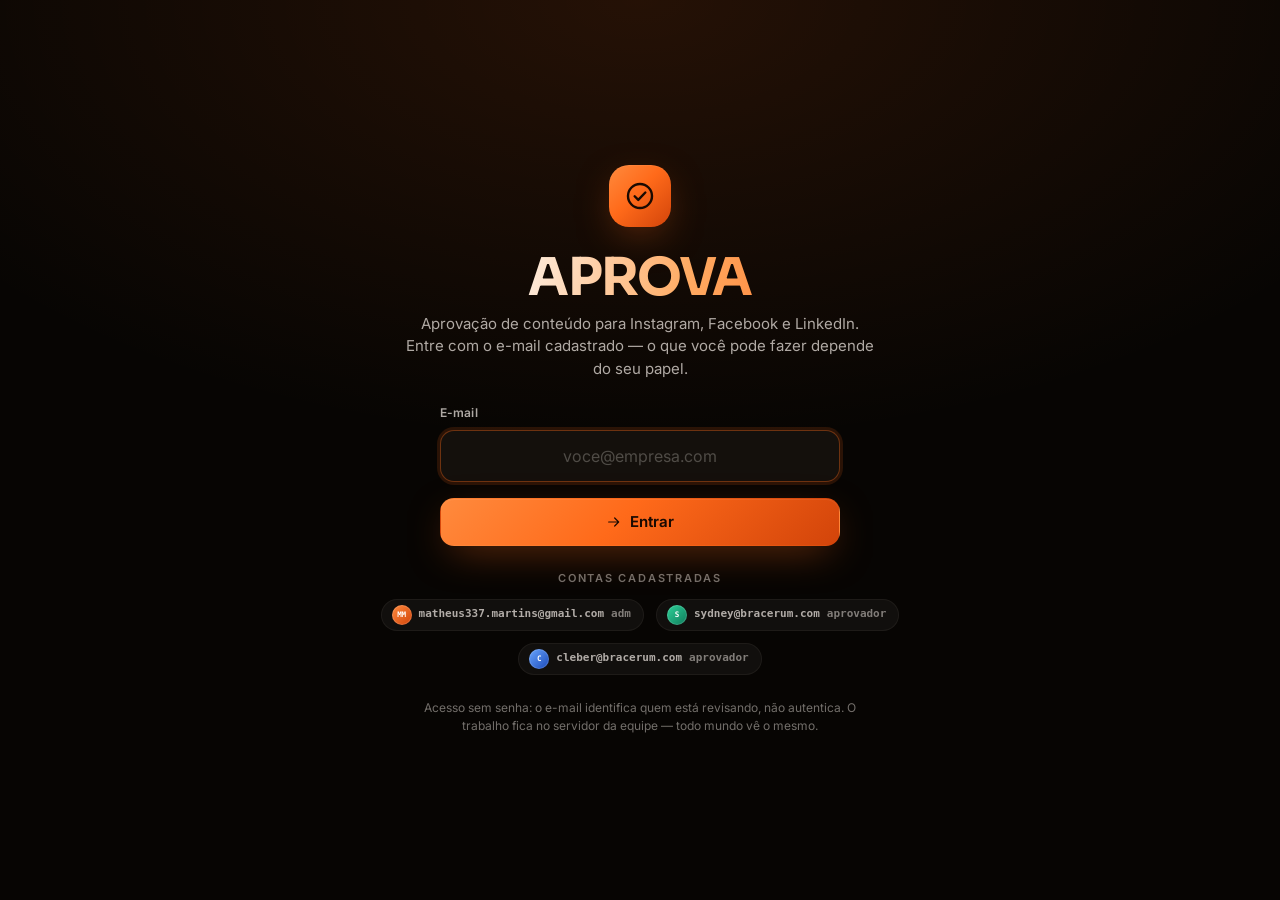
<file: index.html>
<!DOCTYPE html>
<html lang="pt-BR" data-theme="dark">
<head>
<meta charset="utf-8" />
<meta name="viewport" content="width=device-width, initial-scale=1, viewport-fit=cover" />
<meta name="color-scheme" content="dark light" />
<meta name="theme-color" content="#0d0906" />
<title>APROVA · Aprovação de mídias sociais</title>
<meta name="description" content="Fluxo de aprovação de postagens para Instagram, Facebook, LinkedIn e mídia paga: pré-visualização fiel no feed e no perfil, comentários no ponto e decisão registrada." />

<link rel="preconnect" href="https://fonts.googleapis.com" />
<link rel="preconnect" href="https://fonts.gstatic.com" crossorigin />
<link href="https://fonts.googleapis.com/css2?family=Inter:wght@400;500;600;700&family=Sora:wght@500;600;700&family=Noto+Serif:ital@1&display=swap" rel="stylesheet" />

<link rel="stylesheet" href="css/tokens.css" />
<link rel="stylesheet" href="css/app.css" />
<link rel="stylesheet" href="css/previews.css" />

<link rel="icon" href="data:image/svg+xml,%3Csvg xmlns='http://www.w3.org/2000/svg' viewBox='0 0 32 32'%3E%3Crect width='32' height='32' rx='9' fill='%23ff6a1a'/%3E%3Cpath d='M9 16.5l4.5 4.5L23 11.5' stroke='%231a0a02' stroke-width='3' fill='none' stroke-linecap='round' stroke-linejoin='round'/%3E%3C/svg%3E" />
</head>
<body>

<!-- brilho de fundo -->
<div class="atmos" aria-hidden="true">
  <div class="atmos__glow atmos__glow--a"></div>
  <div class="atmos__glow atmos__glow--b"></div>
  <div class="atmos__grain"></div>
</div>

<div class="app" id="app" data-rail="expanded" hidden>
  <aside class="rail" id="rail"></aside>
  <div class="main">
    <header class="topbar" id="topbar"></header>
    <main class="view" id="view" tabindex="-1"></main>
  </div>
</div>

<div class="toasts" role="status" aria-live="polite"></div>

<noscript>
  <div style="padding:40px;font-family:system-ui;color:#fdf6f0;background:#0d0906">
    <h1>APROVA</h1><p>Este aplicativo precisa de JavaScript para funcionar.</p>
  </div>
</noscript>

<script src="config.js"></script>
<script src="js/util.js"></script>
<script src="js/seed.js"></script>
<script src="js/cloud.js"></script>
<script src="js/store.js"></script>
<script src="js/previews.js"></script>
<script src="js/ui.js"></script>
<script src="js/views.js"></script>
<script src="js/app.js"></script>
</body>
</html>
</file>
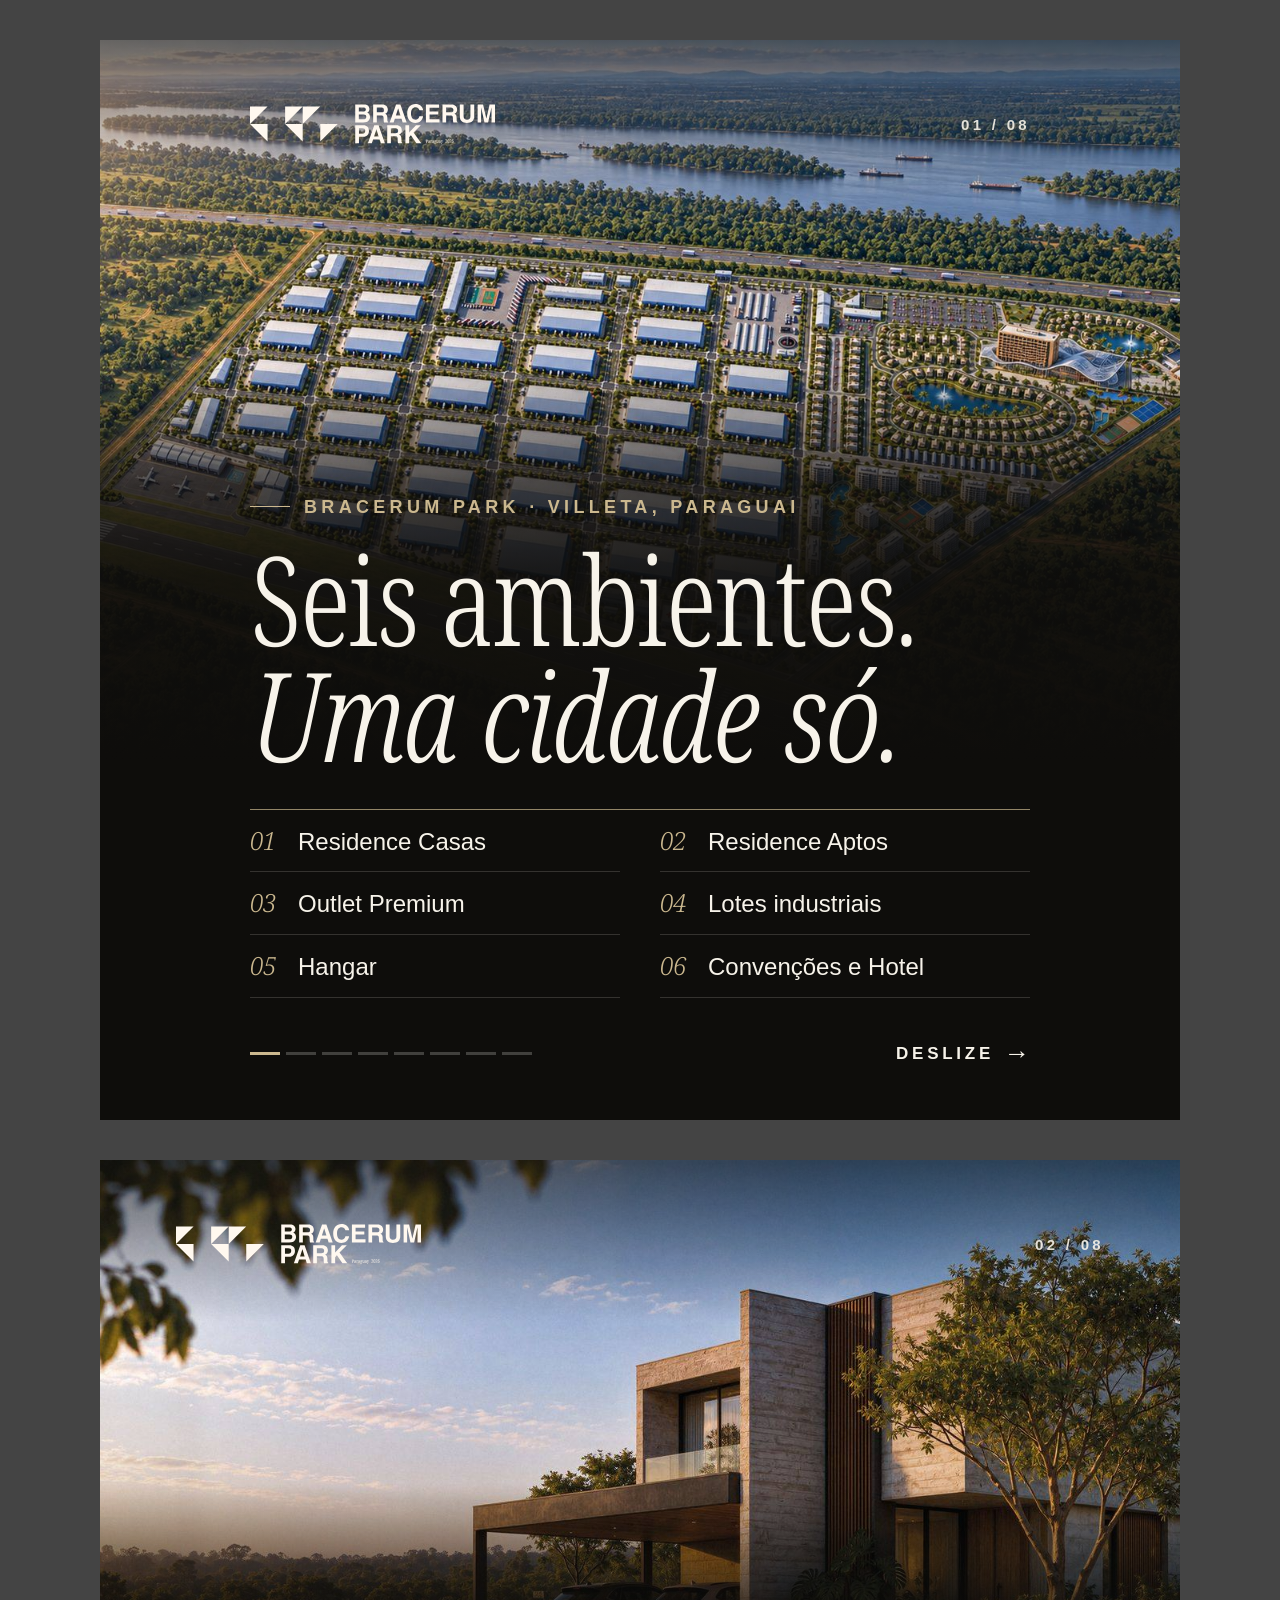
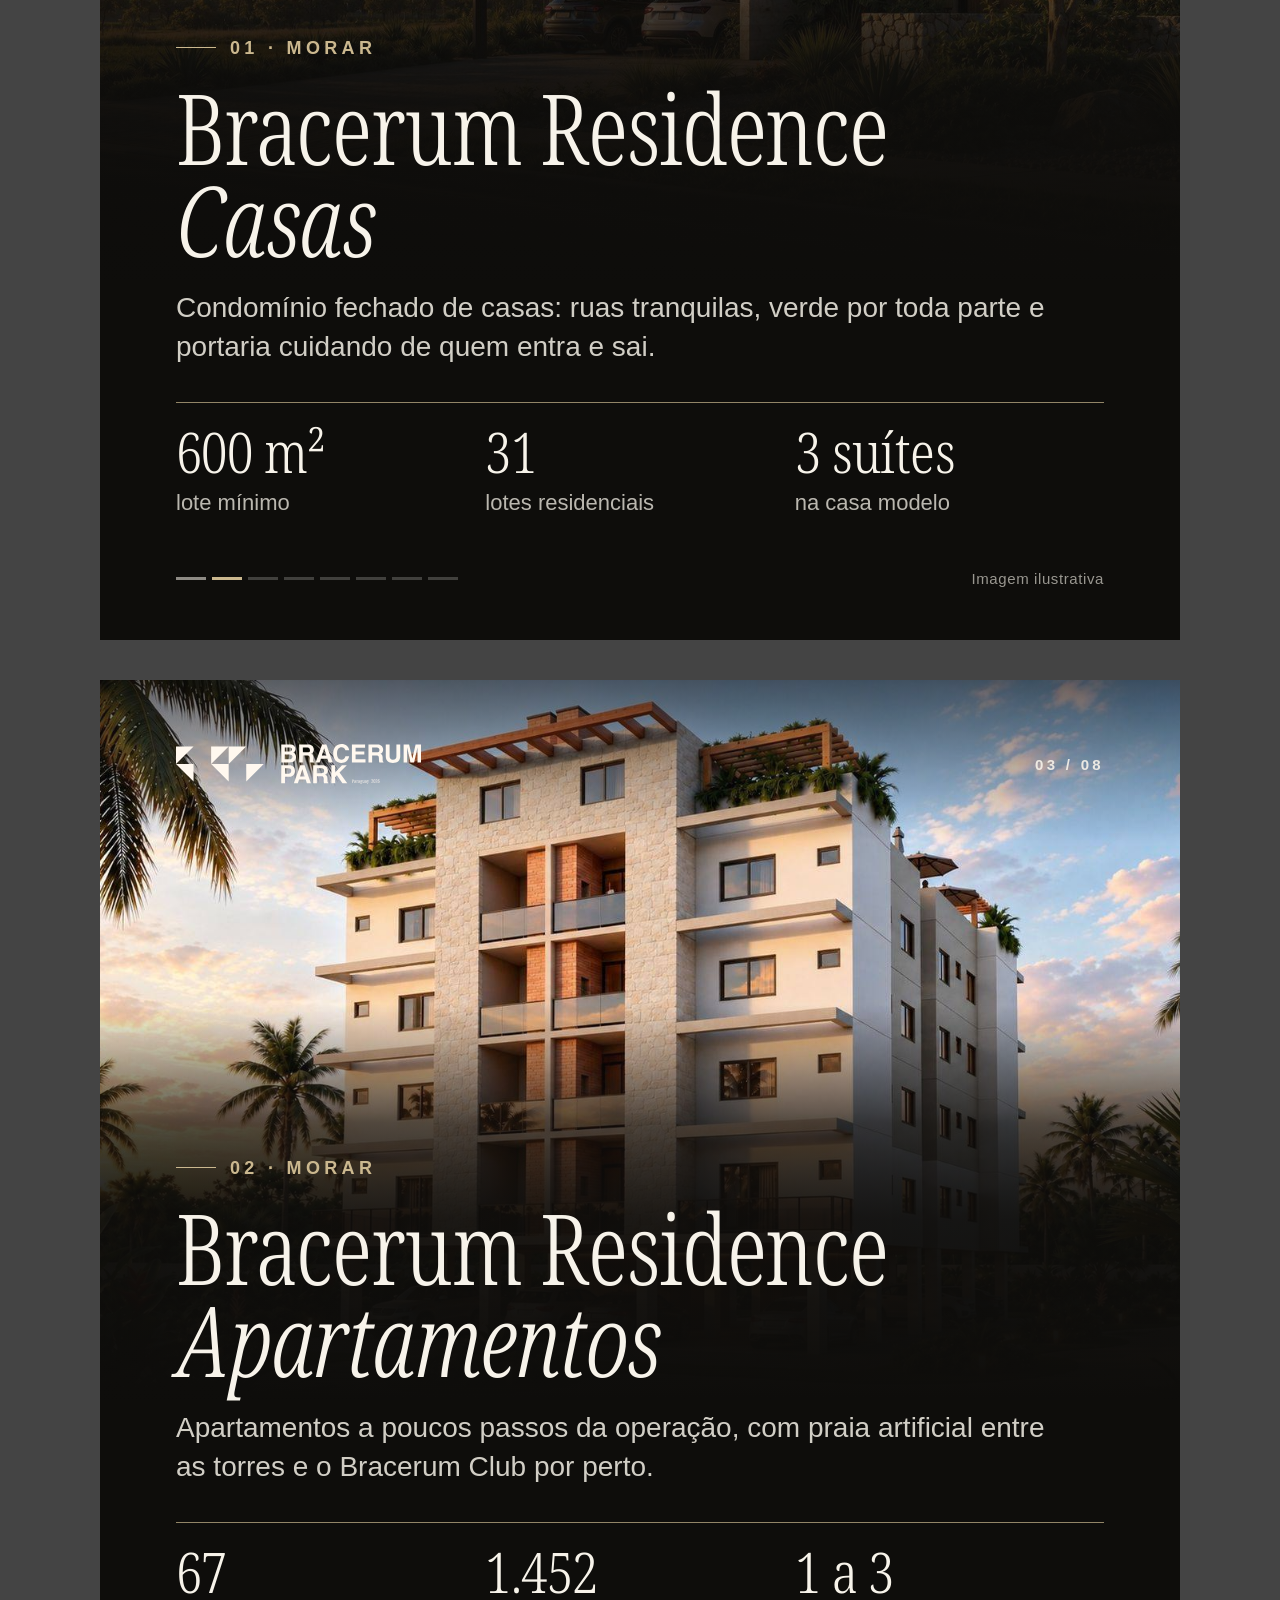
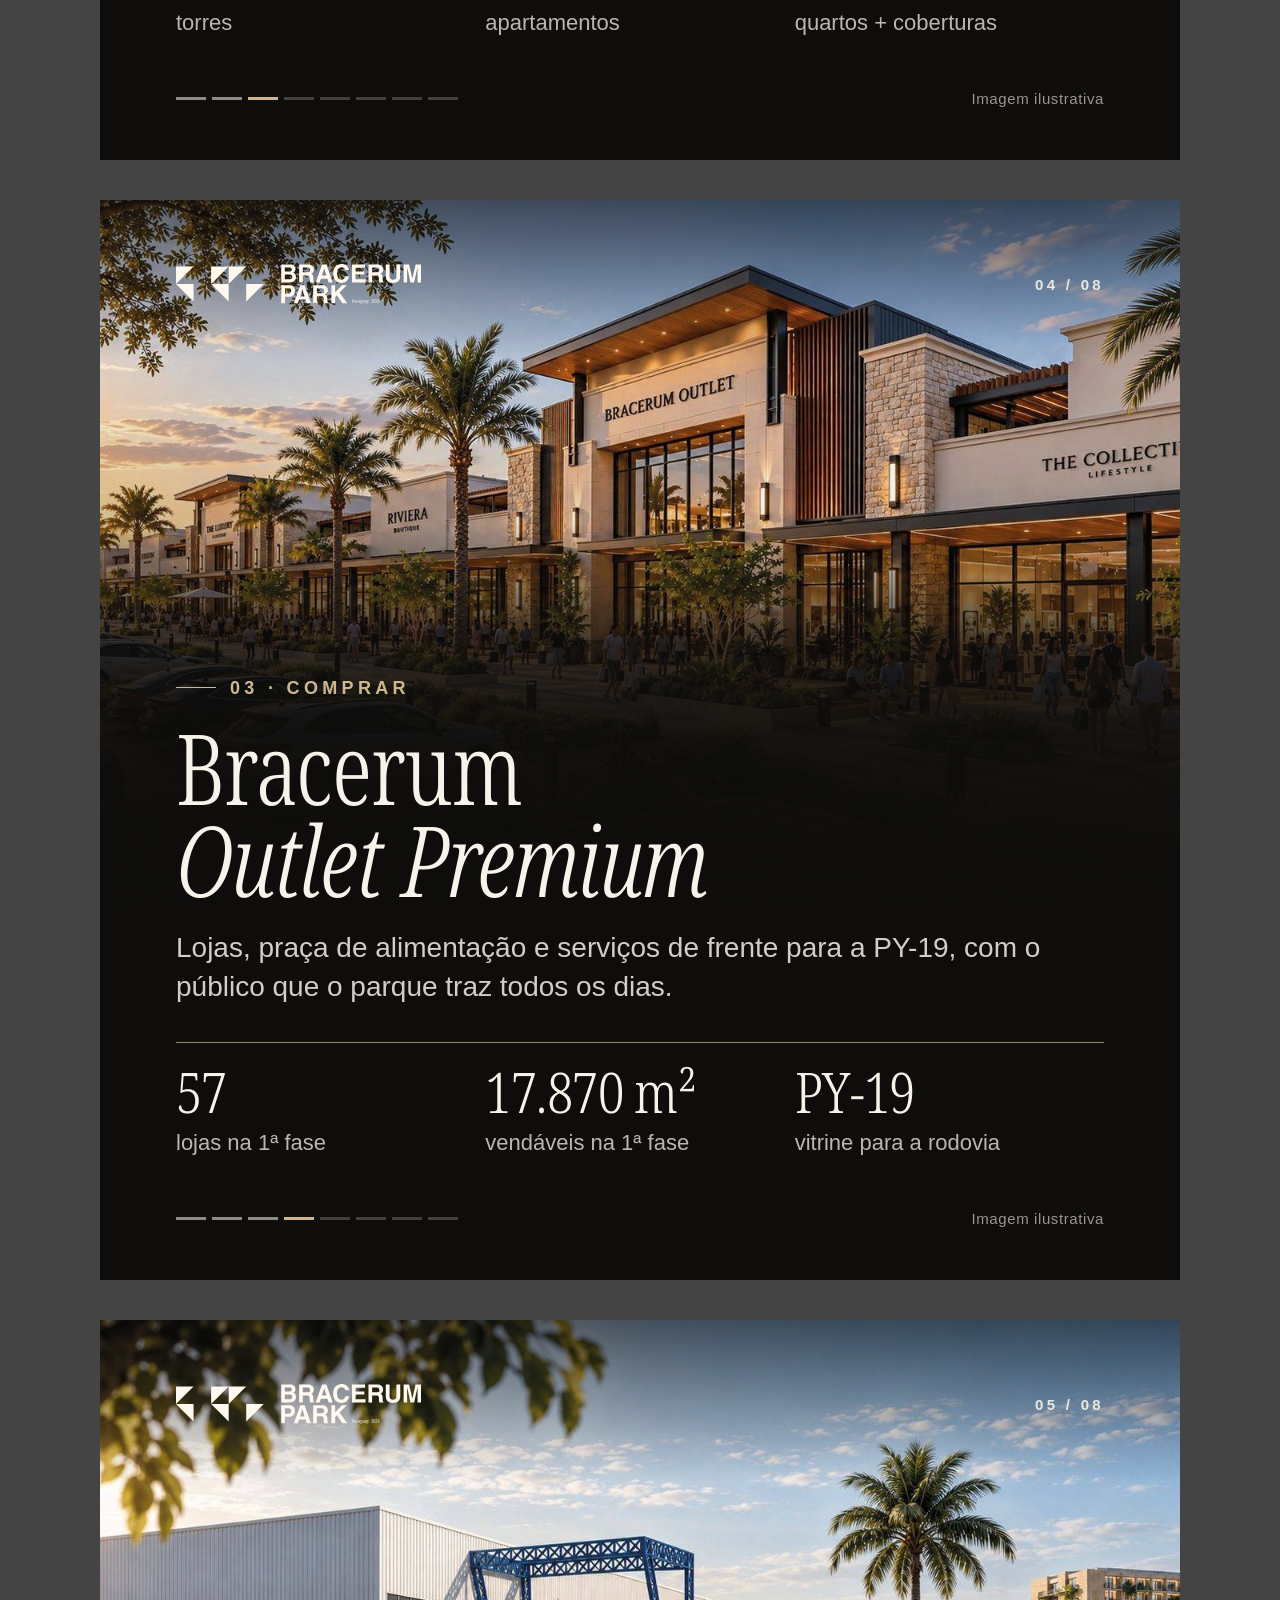
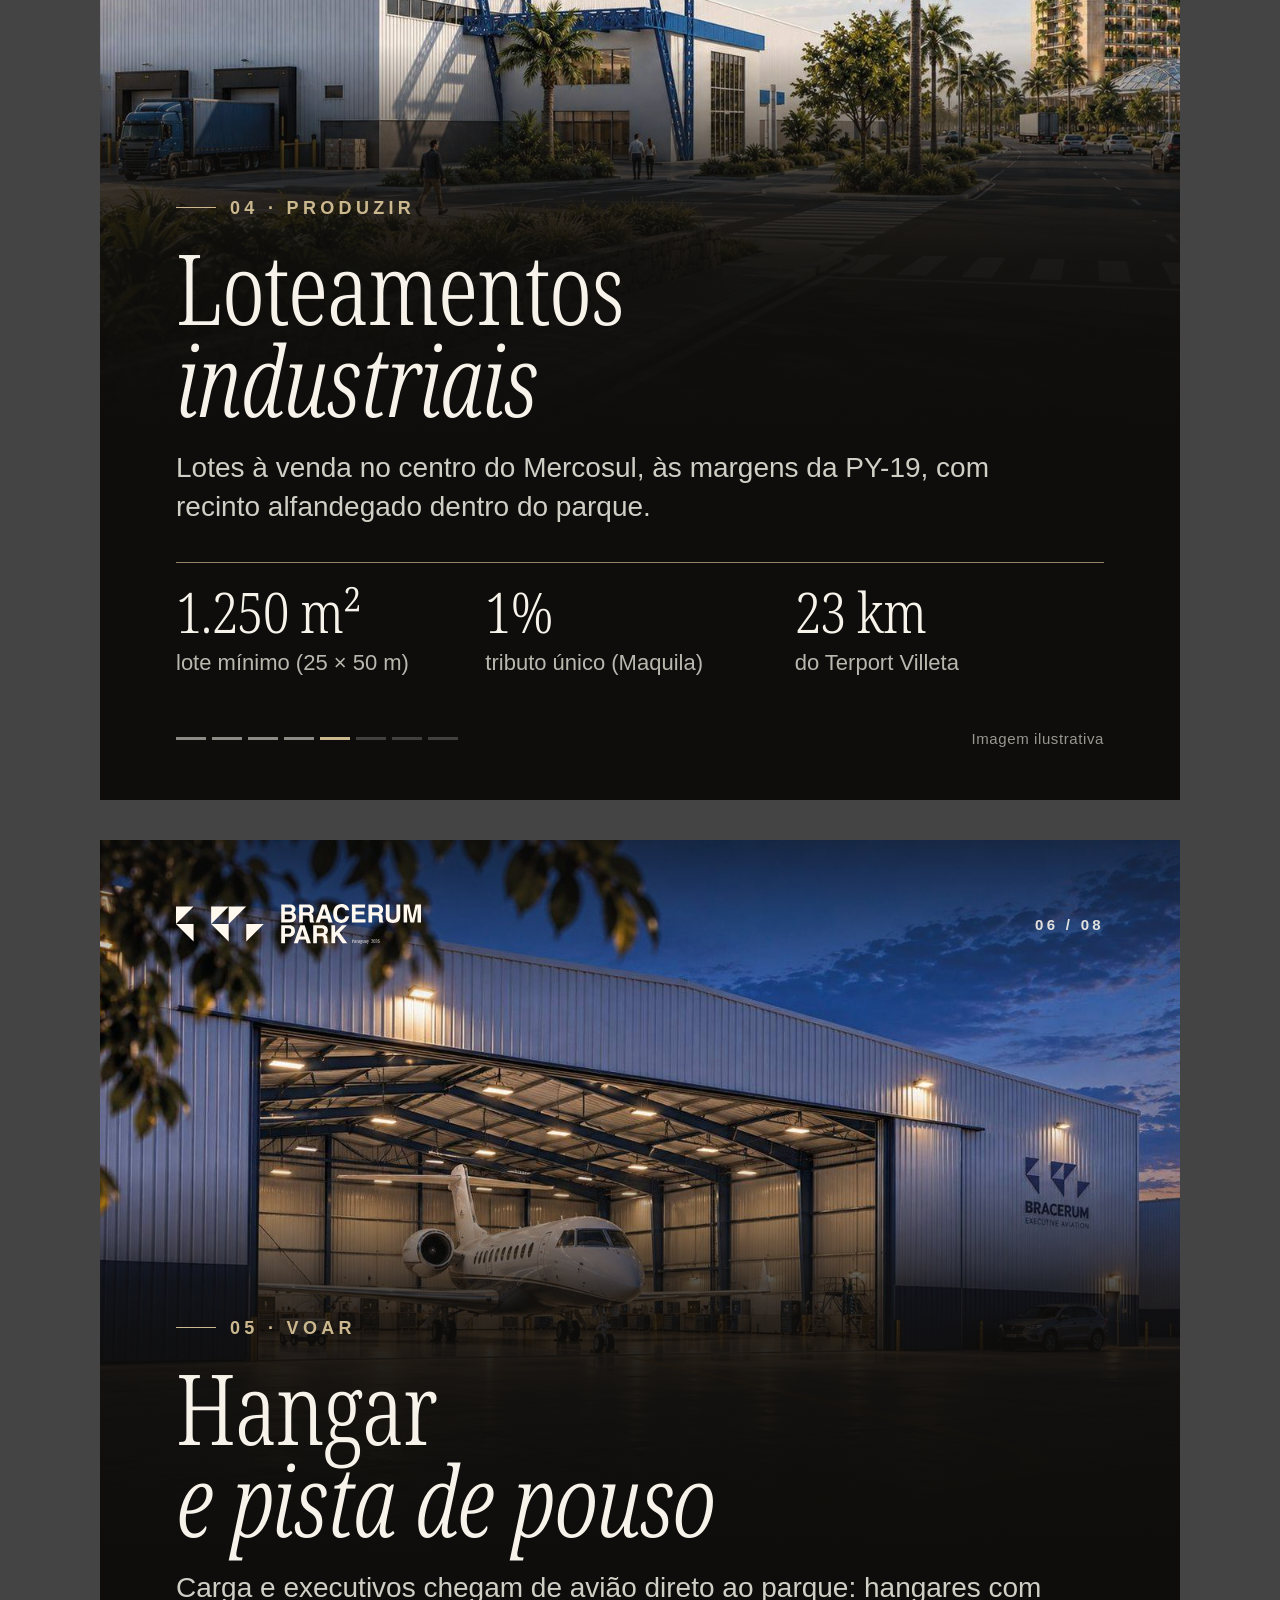
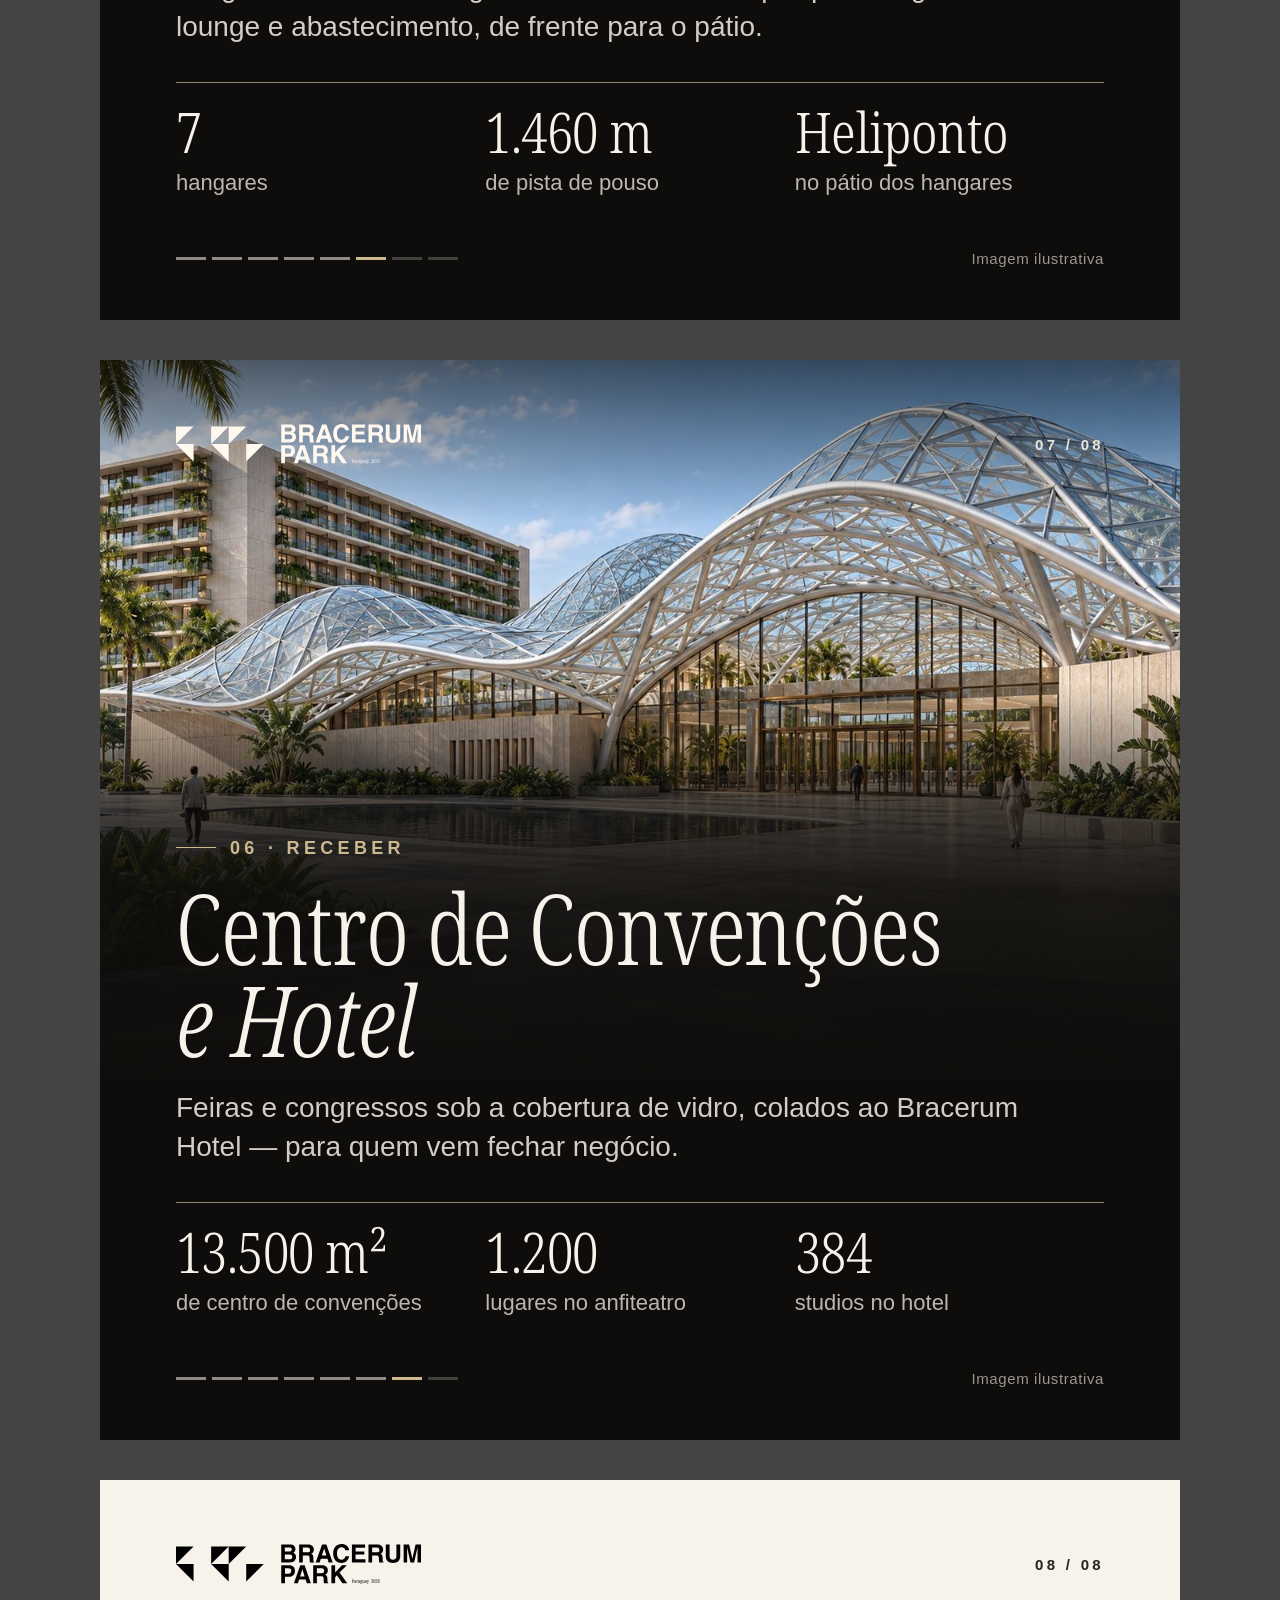
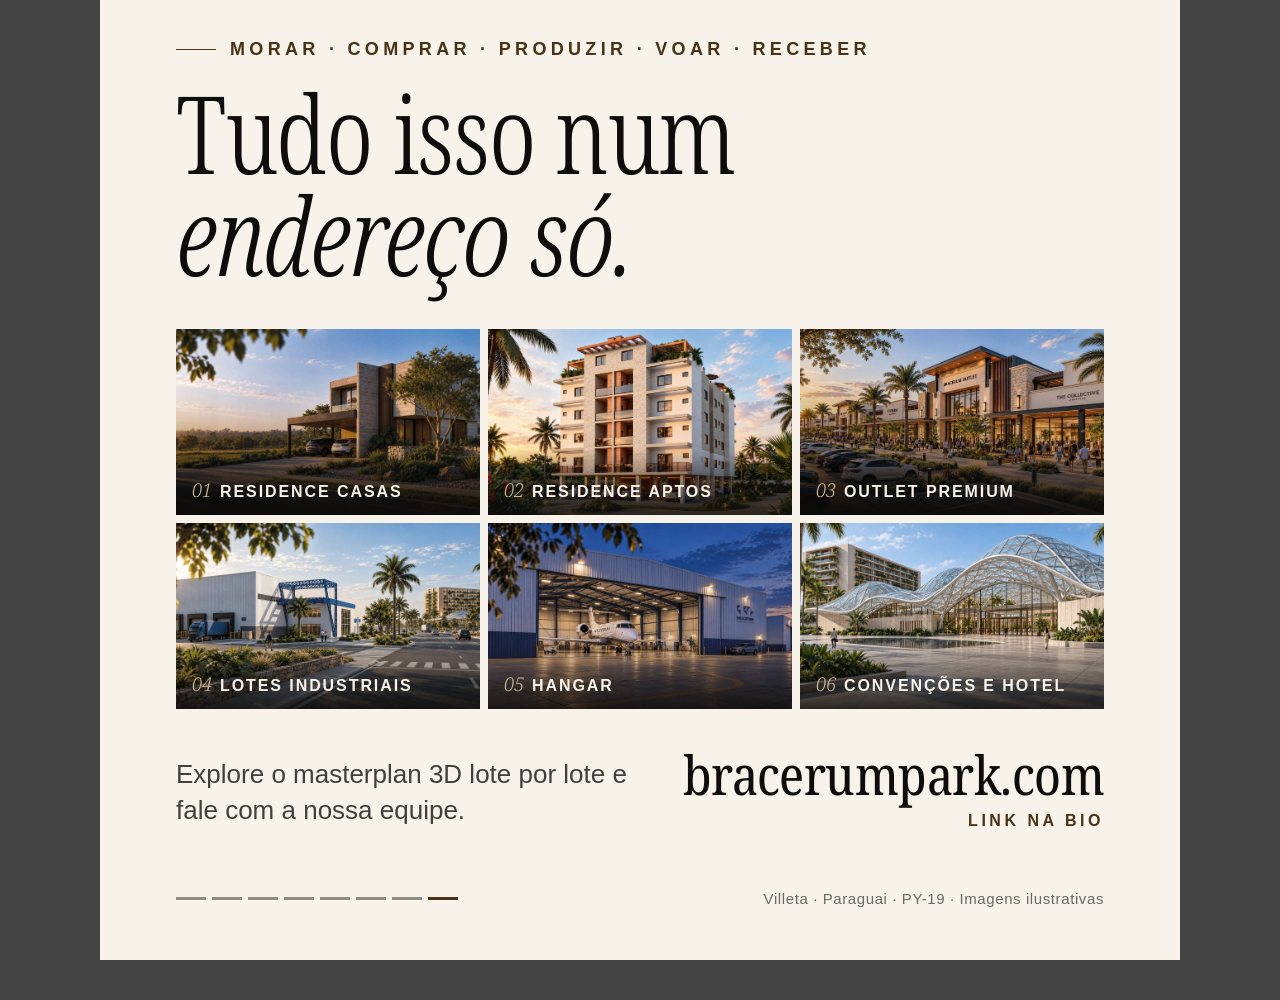
<file: pecas/2026-11-carrossel-ambientes/fonte/laminas.html>
<!doctype html>
<html lang="pt-BR">
<head>
<meta charset="utf-8">
<title>Carrossel — os ambientes do Bracerum Park</title>
<!--
  Fonte das 8 lâminas (1080 × 1080) do carrossel de Instagram.
  Para regerar os JPG: node renderizar.js  (ver ../LEGENDA.md)

  Identidade: a do Bracerum Park (site e folders), não a do APROVA —
  preto/papel/areia/marrom, Helvetica + Noto Serif condensada com itálico
  como ênfase, cantos quadrados, zero vermelho.
-->
<style>
  @font-face { font-family: "Noto Serif"; font-style: normal; font-weight: 100 900; font-stretch: 62.5% 100%;
    src: url(fontes/noto-serif-latin-standard-normal.woff2) format("woff2-variations"); }
  @font-face { font-family: "Noto Serif"; font-style: italic; font-weight: 100 900; font-stretch: 62.5% 100%;
    src: url(fontes/noto-serif-latin-standard-italic.woff2) format("woff2-variations"); }

  :root {
    --ink: #0e0d0b;
    --paper: #f7f3ea;
    --sand: #cbb88f;
    --brown: #473315;
    --serif: "Noto Serif", Georgia, serif;
    --sans: Helvetica, Arial, "Liberation Sans", sans-serif;
    --pad: 76px;
  }
  * { box-sizing: border-box; margin: 0; padding: 0; }
  body { background: #444; display: grid; gap: 40px; padding: 40px; justify-content: center;
    font-family: var(--sans); -webkit-font-smoothing: antialiased; }

  .lamina { position: relative; width: 1080px; height: 1080px; overflow: hidden;
    background: var(--ink); color: var(--paper); }
  /* A foto ocupa o topo (720 px) e se dissolve no preto. Assim o render
     aparece quase inteiro (~84% da largura, sem ampliar a imagem) e o texto
     mora sempre sobre fundo escuro. */
  .foto { position: absolute; top: 0; left: 0; width: 100%; height: 720px; object-fit: cover;
    -webkit-mask-image: linear-gradient(to bottom, #000 60%, transparent 100%);
            mask-image: linear-gradient(to bottom, #000 60%, transparent 100%); }
  .veu { position: absolute; inset: 0;
    background: linear-gradient(to bottom,
      rgba(14,13,11,.6) 0%, rgba(14,13,11,0) 15%, rgba(14,13,11,0) 30%,
      rgba(14,13,11,.7) 41%, rgba(14,13,11,.9) 50%, rgba(14,13,11,.94) 100%); }

  .topo { position: absolute; top: 64px; left: var(--pad); right: var(--pad);
    display: flex; align-items: center; justify-content: space-between; }
  .logo { height: 40px; width: auto; display: block; }
  .contador { font: 700 15px/1 var(--sans); letter-spacing: .22em; color: var(--paper); opacity: .9; }

  .corpo { position: absolute; left: var(--pad); right: var(--pad); bottom: 122px; }
  .eyebrow { display: flex; align-items: center; gap: 14px;
    font: 700 18px/1 var(--sans); letter-spacing: .24em; text-transform: uppercase; color: var(--sand); }
  .eyebrow::before { content: ""; width: 40px; height: 1px; background: currentColor; }
  .titulo { margin-top: 24px; font-family: var(--serif); font-weight: 300;
    font-stretch: 62.5%; font-variation-settings: "wdth" 62.5;
    font-size: 98px; line-height: .94; letter-spacing: -.012em; }
  .titulo em { font-style: italic; }
  .desc { margin-top: 24px; max-width: 900px; font: 400 28px/1.38 var(--sans); color: rgba(247,243,234,.84); }

  .fatos { margin-top: 36px; display: grid; grid-template-columns: repeat(3, minmax(0, 1fr)); }
  .fatos > div { border-top: 1px solid rgba(203,184,143,.7); padding: 20px 24px 0 0; }
  .fatos dt { font-family: var(--serif); font-weight: 300; font-stretch: 75%; font-variation-settings: "wdth" 75;
    font-size: 56px; line-height: 1; letter-spacing: -.01em; white-space: nowrap; }
  .fatos dd { margin-top: 10px; font: 400 22px/1.3 var(--sans); white-space: nowrap; color: rgba(247,243,234,.74); }

  .pe { position: absolute; left: var(--pad); right: var(--pad); bottom: 54px;
    display: flex; align-items: center; justify-content: space-between; gap: 40px; }
  .progresso { display: grid; grid-template-columns: repeat(8, 30px); gap: 6px; }
  .progresso i { height: 3px; background: rgba(247,243,234,.22); }
  .progresso i.vista { background: rgba(247,243,234,.55); }
  .progresso i.agora { background: var(--sand); }
  .nota { font: 400 15px/1 var(--sans); letter-spacing: .04em; color: rgba(247,243,234,.6); }
  .deslize { font: 700 17px/1 var(--sans); letter-spacing: .22em; text-transform: uppercase; color: var(--paper); }
  .deslize b { font-weight: 400; letter-spacing: 0; margin-left: 10px; font-size: 26px; vertical-align: -3px; }

  /* ---- capa ----
     Margem maior: a grade do perfil do Instagram recorta 3:4 do centro
     (some ~135 px de cada lado de uma imagem quadrada). */
  .capa { --pad: 150px; }
  .capa .titulo { font-size: 124px; }
  .indice { margin-top: 36px; display: grid; grid-template-columns: repeat(2, minmax(0, 1fr));
    column-gap: 40px; border-top: 1px solid rgba(203,184,143,.7); }
  .indice li { list-style: none; display: flex; align-items: baseline; gap: 16px;
    padding: 15px 0; border-bottom: 1px solid rgba(247,243,234,.16); font: 400 24px/1.2 var(--sans); }
  .indice li span { font-family: var(--serif); font-style: italic; font-weight: 300; font-size: 25px; color: var(--sand); min-width: 32px; }

  /* ---- fechamento, em papel ---- */
  .fecho { background: var(--paper); color: var(--ink); }
  .fecho .contador { color: var(--ink); }
  .fecho .eyebrow { color: var(--brown); }
  .fecho .corpo { top: 160px; bottom: auto; }
  .fecho .titulo { font-size: 108px; }
  .mosaico { margin-top: 44px; display: grid; grid-template-columns: repeat(3, minmax(0, 1fr)); gap: 8px; }
  .mosaico figure { position: relative; height: 186px; overflow: hidden; background: var(--ink); }
  .mosaico img { width: 100%; height: 100%; object-fit: cover; display: block; }
  .mosaico figcaption { position: absolute; left: 0; right: 0; bottom: 0; padding: 30px 16px 13px;
    background: linear-gradient(to bottom, rgba(14,13,11,0), rgba(14,13,11,.86));
    color: var(--paper); font: 700 16px/1.2 var(--sans); letter-spacing: .12em; text-transform: uppercase; }
  .mosaico figcaption span { font-family: var(--serif); font-style: italic; font-weight: 300; letter-spacing: 0;
    text-transform: none; font-size: 19px; color: var(--sand); margin-right: 8px; }
  .chamada { margin-top: 38px; display: flex; align-items: flex-end; justify-content: space-between; gap: 32px; }
  .chamada p { font: 400 26px/1.38 var(--sans); color: rgba(14,13,11,.78); max-width: 500px; }
  .site { text-align: right; }
  .site b { display: block; font-family: var(--serif); font-weight: 400; font-stretch: 75%; font-variation-settings: "wdth" 75;
    font-size: 54px; line-height: 1; letter-spacing: -.01em; color: var(--ink); }
  .site small { display: block; margin-top: 12px; font: 700 16px/1 var(--sans); letter-spacing: .22em; text-transform: uppercase; color: var(--brown); }
  .fecho .progresso i { background: rgba(14,13,11,.16); }
  .fecho .progresso i.vista { background: rgba(14,13,11,.45); }
  .fecho .progresso i.agora { background: var(--brown); }
  .fecho .nota { color: rgba(14,13,11,.6); }
</style>
</head>
<body>
<script>
/* ---------------------------------------------------------------------------
   Conteúdo. Números conferidos no repositório do site (mate337/BracerumPark):
   docs/build_lps.py (LPs dos folders), 3dmasterplan/app.js (Masterplan V14)
   e docs/masterplan-v12.md. O que ainda pede confirmação está em ../LEGENDA.md.
   --------------------------------------------------------------------------- */
const TOTAL = 8;
const AMBIENTES = [
  { arq: '02-residence-casas', foto: 'resort-casa-modelo.jpg', pos: '62% 50%',
    rotulo: 'Morar', titulo: 'Bracerum Residence<br><em>Casas</em>', curto: 'Residence Casas',
    desc: 'Condomínio fechado de casas: ruas tranquilas, verde por toda parte e portaria cuidando de quem entra e sai.',
    fatos: [['600 m²', 'lote mínimo'], ['31', 'lotes residenciais'], ['3 suítes', 'na casa modelo']] },
  { arq: '03-residence-apartamentos', foto: 'residence-torre.jpg', pos: '36% 50%',
    rotulo: 'Morar', titulo: 'Bracerum Residence<br><em>Apartamentos</em>', curto: 'Residence Aptos',
    desc: 'Apartamentos a poucos passos da operação, com praia artificial entre as torres e o Bracerum Club por perto.',
    fatos: [['67', 'torres'], ['1.452', 'apartamentos'], ['1 a 3', 'quartos + coberturas']] },
  { arq: '04-outlet-premium', foto: 'outlet-boulevard.jpg', pos: '52% 50%',
    rotulo: 'Comprar', titulo: 'Bracerum<br><em>Outlet Premium</em>', curto: 'Outlet Premium',
    desc: 'Lojas, praça de alimentação e serviços de frente para a PY-19, com o público que o parque traz todos os dias.',
    fatos: [['57', 'lojas na 1ª fase'], ['17.870 m²', 'vendáveis na 1ª fase'], ['PY-19', 'vitrine para a rodovia']] },
  { arq: '05-lotes-industriais', foto: 'park-galpao-avenida.jpg', pos: '30% 50%',
    rotulo: 'Produzir', titulo: 'Loteamentos<br><em>industriais</em>', curto: 'Lotes industriais',
    desc: 'Lotes à venda no centro do Mercosul, às margens da PY-19, com recinto alfandegado dentro do parque.',
    fatos: [['1.250 m²', 'lote mínimo (25 × 50 m)'], ['1%', 'tributo único (Maquila)'], ['23 km', 'do Terport Villeta']] },
  { arq: '06-hangar', foto: 'park-hangar-jato.jpg', pos: '38% 50%',
    rotulo: 'Voar', titulo: 'Hangar<br><em>e pista de pouso</em>', curto: 'Hangar',
    desc: 'Carga e executivos chegam de avião direto ao parque: hangares com lounge e abastecimento, de frente para o pátio.',
    fatos: [['7', 'hangares'], ['1.460 m', 'de pista de pouso'], ['Heliponto', 'no pátio dos hangares']] },
  { arq: '07-convencoes-hotel', foto: 'hotel-cupula-dia.jpg', pos: '40% 50%',
    rotulo: 'Receber', titulo: 'Centro de Convenções<br><em>e Hotel</em>', curto: 'Convenções e Hotel',
    desc: 'Feiras e congressos sob a cobertura de vidro, colados ao Bracerum Hotel — para quem vem fechar negócio.',
    fatos: [['13.500 m²', 'de centro de convenções'], ['1.200', 'lugares no anfiteatro'], ['384', 'studios no hotel']] },
];

const pad = (n) => String(n).padStart(2, '0');
const progresso = (n) => `<div class="progresso">${Array.from({ length: TOTAL }, (_, i) =>
  `<i class="${i + 1 === n ? 'agora' : i + 1 < n ? 'vista' : ''}"></i>`).join('')}</div>`;
const topo = (n, logo = 'cream') => `<header class="topo">
  <img class="logo" src="logo-horizontal-${logo}.svg" alt="Bracerum Park">
  <span class="contador">${pad(n)} / ${pad(TOTAL)}</span></header>`;

let html = '';

/* 01 — capa */
html += `<section class="lamina capa" data-arq="01-capa">
  <img class="foto" src="fotos/park-aereo-rio.jpg" style="object-position:50% 50%" alt="">
  <div class="veu"></div>
  ${topo(1)}
  <div class="corpo">
    <p class="eyebrow">Bracerum Park · Villeta, Paraguai</p>
    <h1 class="titulo">Seis ambientes.<br><em>Uma cidade só.</em></h1>
    <ol class="indice">${AMBIENTES.map((a, i) => `<li><span>${pad(i + 1)}</span>${a.curto}</li>`).join('')}</ol>
  </div>
  <footer class="pe">${progresso(1)}<span class="deslize">Deslize<b>→</b></span></footer>
</section>`;

/* 02–07 — um ambiente por lâmina */
AMBIENTES.forEach((a, i) => {
  const n = i + 2;
  html += `<section class="lamina" data-arq="${a.arq}">
  <img class="foto" src="fotos/${a.foto}" style="object-position:${a.pos}" alt="">
  <div class="veu"></div>
  ${topo(n)}
  <div class="corpo">
    <p class="eyebrow">${pad(i + 1)} · ${a.rotulo}</p>
    <h2 class="titulo">${a.titulo}</h2>
    <p class="desc">${a.desc}</p>
    <dl class="fatos">${a.fatos.map(([v, r]) => `<div><dt>${v}</dt><dd>${r}</dd></div>`).join('')}</dl>
  </div>
  <footer class="pe">${progresso(n)}<span class="nota">Imagem ilustrativa</span></footer>
</section>`;
});

/* 08 — fechamento */
html += `<section class="lamina fecho" data-arq="08-fechamento">
  ${topo(8, 'black')}
  <div class="corpo">
    <p class="eyebrow">Morar · Comprar · Produzir · Voar · Receber</p>
    <h2 class="titulo">Tudo isso num<br><em>endereço só.</em></h2>
    <div class="mosaico">${AMBIENTES.map((a, i) => `<figure>
      <img src="fotos/${a.foto}" style="object-position:${a.pos}" alt="">
      <figcaption><span>${pad(i + 1)}</span>${a.curto}</figcaption></figure>`).join('')}</div>
    <div class="chamada">
      <p>Explore o masterplan 3D lote por lote e fale com a nossa equipe.</p>
      <div class="site"><b>bracerumpark.com</b><small>Link na bio</small></div>
    </div>
  </div>
  <footer class="pe">${progresso(8)}<span class="nota">Villeta · Paraguai · PY-19 · Imagens ilustrativas</span></footer>
</section>`;

document.body.insertAdjacentHTML('beforeend', html);
</script>
</body>
</html>
</file>
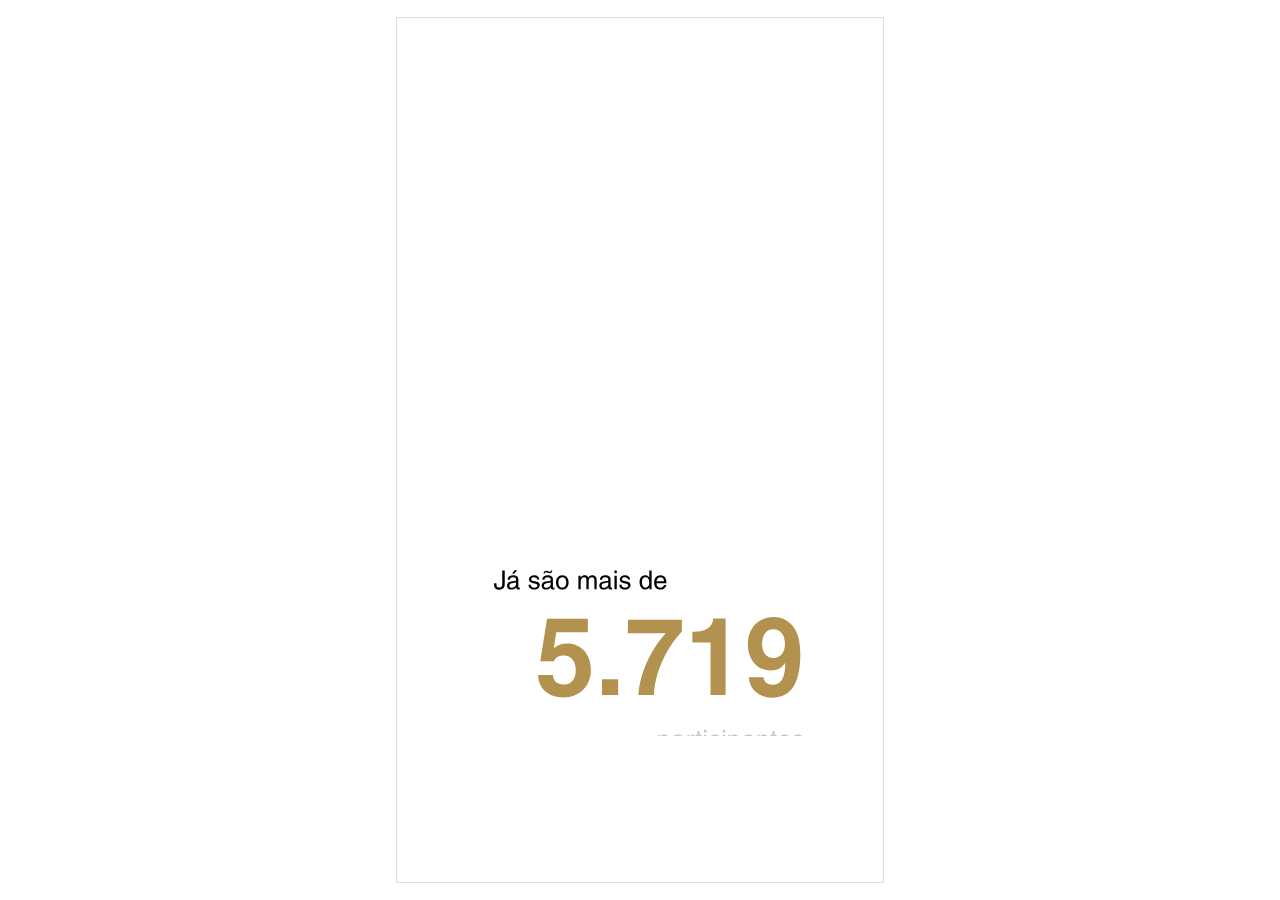
<file: pecas/2026-11-expo-contagem-10k/fonte/animacao.html>
<!doctype html>
<html lang="pt-BR">
<head>
<meta charset="utf-8">
<title>Contagem 10.000 — story EXPO Paraguai-Brasil</title>
<!--
  Animação do story “Já são mais de 10.000 participantes ativos no evento”
  (posts.ai, página 2), com fundo transparente.

  Aberto direto no navegador, toca em loop sobre o branco da arte (barra de
  espaço pausa). O renderizar.js chama quadro(t) segundo a segundo e grava
  cada quadro sem fundo.

  O texto não é fonte instalada: são os contornos tirados do .ai por
  extrair.py (glifos.js), na posição exata de cada letra.
-->
<style>
  html, body { margin: 0; background: transparent; }
  body.previa { background: #fff; display: grid; place-items: center; min-height: 100vh; }
  body.previa svg { height: 96vh; width: auto; outline: 1px solid #ddd; }
  svg { display: block; }
</style>
</head>
<body>
<svg id="arte" xmlns="http://www.w3.org/2000/svg" width="1080" height="1920" viewBox="0 0 1080 1920"></svg>
<script src="glifos.js"></script>
<script>
'use strict';
/* ------------------------------------------------------------- tempo --- */
const FPS = 30;
const META = 10000;

/* Vídeo na parte branca, acima do texto (opcional).
   - renderizar.js --video arquivo.mp4  → define window.VIDEO_CFG antes de a página carregar
   - no navegador: animacao.html?video=caminho/do/video.mp4 (prévia) */
const qs = new URLSearchParams(location.search);
const VIDEO = window.VIDEO_CFG || (qs.get('video') ? { src: qs.get('video'), w: 480, h: 848, duracao: 24 } : null);
const DURACAO = VIDEO ? VIDEO.duracao : 6;   // sem vídeo: a arte fica parada do fim da contagem até 6 s
const ATRASO = VIDEO ? 0.35 : 0;             // com vídeo, o texto entra logo depois da moldura

const T = {
  video:    { ini: 0.00, dur: 0.80 },            // a moldura sobe e aparece
  linha1:   { ini: 0.15 + ATRASO, dur: 0.75 },   // “Já são mais de”
  numero:   { ini: 0.40 + ATRASO, dur: 0.75 },   // o número sobe para o lugar…
  contagem: { ini: 0.40 + ATRASO, dur: 2.60 },   // …e conta de 0 a 10.000
  linha3:   { ini: 0.95 + ATRASO, dur: 0.75 },   // “participantes”
  linha4:   { ini: 1.10 + ATRASO, dur: 0.75 },   // “ativos no evento”
  pulso:    { ini: 3.00 + ATRASO, dur: 0.50 },   // respiro quando chega em 10.000
};

const sai3 = (x) => 1 - Math.pow(1 - x, 3);          // desacelera
const prog = (t, f) => Math.min(1, Math.max(0, (t - f.ini) / f.dur));
const fmt = (n) => n.toString().replace(/\B(?=(\d{3})+(?!\d))/g, '.');   // 10000 → 10.000

/* -------------------------------------------------------------- arte --- */
const G = window.GLIFOS;
const NS = 'http://www.w3.org/2000/svg';
const svg = document.getElementById('arte');
const no = (tag, attrs = {}, pai) => {
  const e = document.createElementNS(NS, tag);
  for (const k in attrs) e.setAttribute(k, attrs[k]);
  if (pai) pai.append(e);
  return e;
};
const defs = no('defs', {}, svg);

/* Cada linha mora numa janela (clipPath) e sobe de baixo para dentro dela. */
function janela(id, linha, folgaCima, folgaBaixo) {
  const cp = no('clipPath', { id }, defs);
  no('rect', { x: 0, y: linha.base - folgaCima, width: 1080, height: folgaCima + folgaBaixo }, cp);
  const fora = no('g', { 'clip-path': `url(#${id})` }, svg);
  return no('g', {}, fora);
}
function desenhaGlifos(g, linha) {
  const k = linha.corpo / 1000;
  for (const gl of linha.glifos) {
    no('path', { d: gl.d, transform: `translate(${gl.x} ${linha.base}) scale(${k} ${-k})` }, g);
  }
}

const [L1, LN, L3, L4] = G.linhas;
const camadas = {};

/* Moldura do vídeo: filete dourado (a cor do número) e cantos retos, com uma
   sombra leve para descolar do branco. Centrada no eixo do número, com o pé
   a ~70 px do topo de “Já são mais de”, e abaixo da faixa que o Instagram
   cobre com a barra do perfil (topo ≥ 250 px). */
const MOLDURA = { borda: 8, alturaMax: 848, larguraMax: 640, centroX: (LN.x0 + LN.x1) / 2, pe: 1156 };
let videoG = null, videoImg = null;
if (VIDEO) {
  const k = Math.min(MOLDURA.alturaMax / VIDEO.h, MOLDURA.larguraMax / VIDEO.w);
  const w = Math.round(VIDEO.w * k), h = Math.round(VIDEO.h * k);
  const x = Math.round(MOLDURA.centroX - w / 2), y = MOLDURA.pe - h, b = MOLDURA.borda;
  const f = no('filter', { id: 'sombra', x: '-30%', y: '-20%', width: '160%', height: '140%' }, defs);
  no('feDropShadow', { dx: 0, dy: 16, stdDeviation: 22, 'flood-color': '#000', 'flood-opacity': 0.2 }, f);
  videoG = no('g', {}, svg);
  no('rect', { x: x - b, y: y - b, width: w + 2 * b, height: h + 2 * b, fill: LN.cor, filter: 'url(#sombra)' }, videoG);
  if (window.VIDEO_CFG) {
    videoImg = no('image', { x, y, width: w, height: h, preserveAspectRatio: 'xMidYMid slice' }, videoG);
  } else {
    const fo = no('foreignObject', { x, y, width: w, height: h }, videoG);
    const v = document.createElement('video');
    Object.assign(v, { src: VIDEO.src, muted: true, loop: true, autoplay: true, playsInline: true });
    v.style.cssText = `width:${w}px;height:${h}px;object-fit:cover;display:block`;
    fo.append(v);
  }
}
/* renderizar.js troca o quadro do vídeo antes de cada foto */
window.trocaVideo = async (src) => {
  const im = new Image();
  im.src = src;
  await im.decode();
  videoImg.setAttribute('href', src);
};
for (const [nome, linha] of [['linha1', L1], ['linha3', L3], ['linha4', L4]]) {
  const g = janela('j-' + nome, linha, linha.corpo * 1.0, linha.corpo * 0.3);
  g.setAttribute('fill', linha.cor);
  desenhaGlifos(g, linha);
  camadas[nome] = { g, sobe: linha.corpo * 1.15 };
}

/* O número: dígitos tabulares (556/1000 cada, o ponto 278), alinhados pela
   direita no mesmo ponto em que “10.000” termina na arte. */
const centroNum = { x: (LN.x0 + LN.x1) / 2, y: LN.base - LN.corpo * 0.36 };
const escalaNum = no('g', {}, svg);
const numCp = no('clipPath', { id: 'j-numero' }, defs);
no('rect', { x: 0, y: LN.base - LN.corpo * 0.86, width: 1080, height: LN.corpo * 1.0 }, numCp);
const numJanela = no('g', { 'clip-path': 'url(#j-numero)' }, escalaNum);
const numG = no('g', { fill: LN.cor }, numJanela);
camadas.numero = { g: numG, sobe: LN.corpo * 0.95 };

let ultimo = null;
function escreveNumero(n) {
  const s = fmt(n);
  if (s === ultimo) return;
  ultimo = s;
  const k = LN.corpo / 1000;
  const largura = [...s].reduce((a, ch) => a + G.digitos[ch].avanco, 0) * k;
  let x = LN.x1 - largura;
  numG.replaceChildren();
  for (const ch of s) {
    no('path', { d: G.digitos[ch].d, transform: `translate(${x.toFixed(3)} ${LN.base}) scale(${k} ${-k})` }, numG);
    x += G.digitos[ch].avanco * k;
  }
}

/* --------------------------------------------------------- um quadro --- */
function revela(c, p) {
  const e = sai3(p);
  c.g.setAttribute('transform', `translate(0 ${((1 - e) * c.sobe).toFixed(3)})`);
  c.g.setAttribute('opacity', Math.min(1, p / 0.55).toFixed(3));
}

window.quadro = function (t) {
  if (videoG) {
    const pv = prog(t, T.video), e = sai3(pv);
    videoG.setAttribute('transform', `translate(0 ${((1 - e) * 70).toFixed(3)})`);
    videoG.setAttribute('opacity', Math.min(1, pv / 0.6).toFixed(3));
  }
  revela(camadas.linha1, prog(t, T.linha1));
  revela(camadas.numero, prog(t, T.numero));
  revela(camadas.linha3, prog(t, T.linha3));
  revela(camadas.linha4, prog(t, T.linha4));

  const pc = prog(t, T.contagem);
  escreveNumero(pc >= 1 ? META : Math.round(META * sai3(pc)));

  const pp = prog(t, T.pulso);
  const s = 1 + 0.035 * Math.sin(Math.PI * pp);   // 1 → 1,035 → 1
  escalaNum.setAttribute('transform',
    `translate(${centroNum.x} ${centroNum.y}) scale(${s.toFixed(4)}) translate(${-centroNum.x} ${-centroNum.y})`);
};
window.FPS = FPS;
window.DURACAO = DURACAO;
quadro(0);

/* ---------------------------------------- prévia no navegador (loop) --- */
if (!/[?&]render/.test(location.search)) {
  document.body.classList.add('previa');
  let pausado = false, t0 = performance.now(), tPausa = 0;
  addEventListener('keydown', (e) => {
    if (e.code !== 'Space') return;
    pausado = !pausado;
    if (pausado) tPausa = (performance.now() - t0) / 1000;
    else t0 = performance.now() - tPausa * 1000;
  });
  const passo = (agora) => {
    if (!pausado) quadro(((agora - t0) / 1000) % DURACAO);
    requestAnimationFrame(passo);
  };
  requestAnimationFrame(passo);
}
</script>
</body>
</html>
</file>
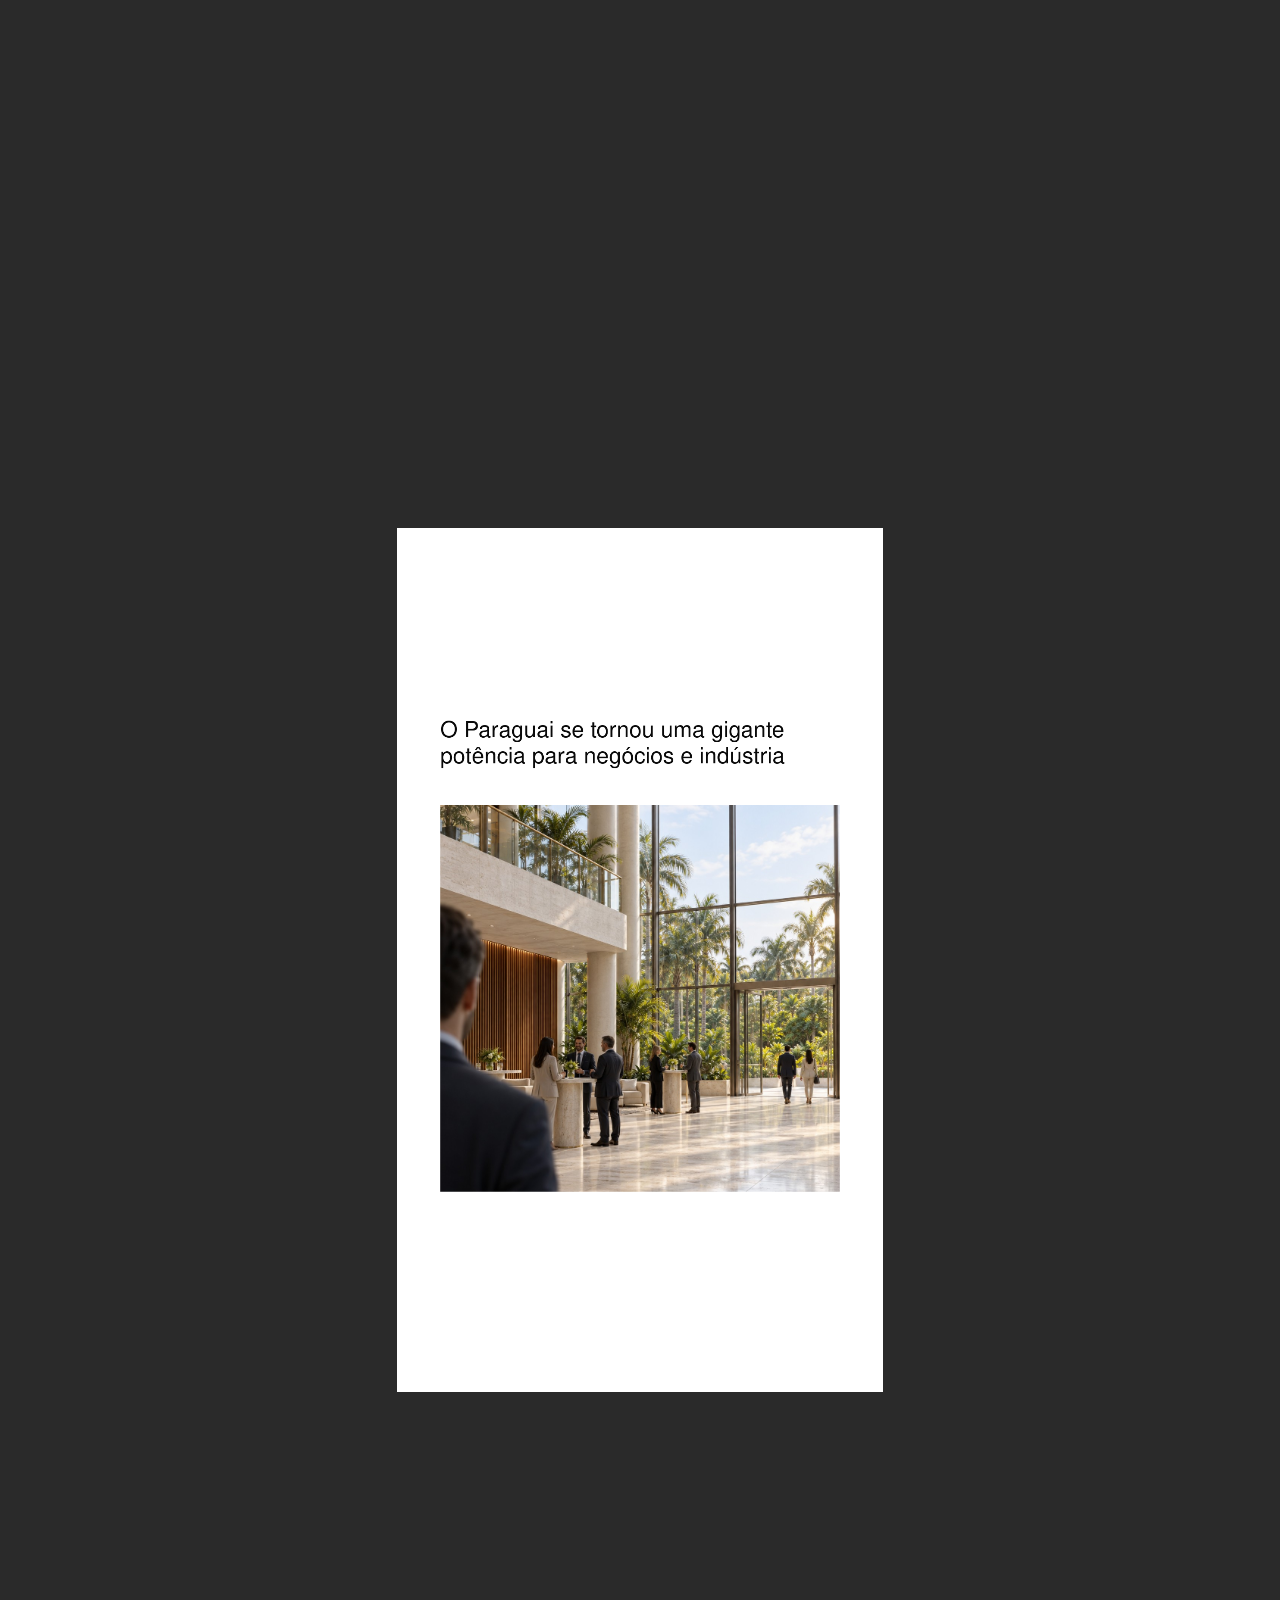
<file: pecas/2026-11-expo-feed-paraguai/fonte/animacao.html>
<!doctype html>
<html lang="pt-BR">
<head>
<meta charset="utf-8">
<title>Feed — Paraguai, EXPO e Stand A 175</title>
<!--
  Vídeo vertical (1080 × 1920, 9:16) que junta os três stories da EXPO
  Paraguai-Brasil (posts.ai) e acrescenta os números do Paraguai que o site do
  parque publica em /tributacao.

  A arte é desenhada em 4:5 (1080 × 1350) e fica no meio da tela (.miolo, a
  285 px do topo): no feed, o Instagram recorta o centro em 4:5 e mostra a
  arte inteira; no Reels, o resto da tela é branco. Na cena 4 a foto da
  estrada é o fundo, então ela cobre a tela toda.

  Quatro cenas:
    1. O Paraguai virou potência (render do saguão)
    2. Por que o Paraguai — os números (1% · 10% · −60% · 0% · Baa3 · 100%)
    3. A presença na EXPO — vídeo do estande + contagem até 10.000
    4. Último dia — Stand A 175

  Aberto no navegador, toca em loop (espaço pausa, ←/→ andam 1 s; ?t=14 começa
  no segundo 14). O renderizar.js chama quadro(t) e grava cada quadro.
  Identidade dos stories: Helvetica (aqui a Nimbus Sans, clone métrico),
  preto, branco e o dourado #b3924f; cantos retos.
-->
<style>
  @font-face { font-family: "Helv"; font-weight: 400; src: url(fontes/NimbusSans-Regular.otf); }
  @font-face { font-family: "Helv"; font-weight: 700; src: url(fontes/NimbusSans-Bold.otf); }
  :root { --ouro: #b3924f; --tinta: #090909; --papel: #fff; }
  * { box-sizing: border-box; margin: 0; padding: 0; }
  html, body { background: #2a2a2a; }
  body.previa { display: grid; place-items: center; min-height: 100vh; }
  body.previa #palco { transform: scale(var(--k, .6)); transform-origin: center; }

  #palco { position: relative; width: 1080px; height: 1920px; overflow: hidden; background: var(--papel);
    font-family: "Helv", Helvetica, Arial, sans-serif; color: var(--tinta);
    -webkit-font-smoothing: antialiased; font-kerning: normal; }
  .cena { position: absolute; inset: 0; }
  .miolo { position: absolute; left: 0; top: 285px; width: 1080px; height: 1350px; }
  .abs { position: absolute; }

  /* linha que sobe de dentro de uma janela */
  .ln { position: absolute; overflow: hidden; white-space: nowrap; padding: .08em 0 .18em; }
  .ln > span { display: block; will-change: transform; }

  .texto { font-size: 50px; line-height: 1.16; }
  .ouro { color: var(--ouro); }
  .branco { color: #fff; }
  .num { font-weight: 700; color: var(--ouro); line-height: 1; letter-spacing: -.005em; font-variant-numeric: tabular-nums; }

  /* cena 1 */
  .foto1 { left: 96px; top: 330px; width: 888px; height: 860px; overflow: hidden; }
  .foto1 img { width: 100%; height: 100%; object-fit: cover; object-position: 50% 42%; transform-origin: 50% 60%; }

  /* cena 2 */
  .fato { position: absolute; width: 420px; }
  .fato .regua { height: 2px; background: var(--ouro); transform-origin: 0 50%; }
  .fato .num { position: absolute; left: -4px; top: 26px; font-size: 150px; white-space: nowrap; }
  .fato .rot { position: absolute; left: 0; top: 196px; width: 420px; font-size: 30px; line-height: 1.24; }
  .fato.peq .num { font-size: 60px; top: 22px; left: -2px; }
  .fato.peq .rot { top: 96px; font-size: 26px; }

  /* cena 3 */
  .moldura { position: absolute; left: 96px; top: 290px; width: 440px; height: 778px;
    outline: 6px solid var(--ouro); box-shadow: 0 18px 44px rgba(0,0,0,.2); background: #111; }
  .moldura img { width: 100%; height: 100%; object-fit: cover; display: block; }

  /* cena 4 */
  .fundo4 { position: absolute; inset: 0; overflow: hidden; background: #111; }
  .fundo4 img { position: absolute; height: 100%; width: auto; left: -72%; top: 0; transform-origin: 62% 55%; }
  .fundo4::after { content: ""; position: absolute; inset: 0;
    background: linear-gradient(to bottom, rgba(12,12,12,.55), rgba(12,12,12,.38) 40%, rgba(12,12,12,.5)); }
  .bloco { position: absolute; left: 212px; right: 0; top: 742px; height: 356px; background: var(--ouro); overflow: hidden; }
  .bloco .ln { right: 96px; text-align: right; color: #fff; font-weight: 700; line-height: 1; }
  .logo { position: absolute; left: 96px; top: 1214px; height: 52px; }
  .evento { position: absolute; right: 96px; top: 1226px; font-size: 26px; color: #fff; letter-spacing: .01em; }
</style>
</head>
<body>
<div id="palco"></div>
<script>
'use strict';
const FPS = 30;
const DURACAO = 30;

/* ------------------------------------------------------------ roteiro --- */
/* Tempos em segundos. Cada cena entra, segura para leitura e sai. */
const C1 = { ini: 0.0,  sai: 4.9 };
const C2 = { ini: 5.35, sai: 13.0 };
const C3 = { ini: 13.45, video: 13.85, sai: 21.9 };
const C4 = { ini: 21.9 };

/* Números do Paraguai: página /tributacao do site do parque (tese fiscal,
   custo de operar e mitos e fatos). Ver ../LEIA-ME.md. */
const FATOS = [
  { de: 35, para: 1,  fmt: (n) => `${n}%`,  rot: 'tributo único na Maquila — contra 25% a 35% nos países vizinhos' },
  { de: 0,  para: 10, fmt: (n) => `${n}%`,  rot: 'de imposto de renda, de IVA e de imposto pessoal: o regime 10·10·10' },
  { de: 0,  para: 60, fmt: (n) => `−${n}%`, rot: 'na tarifa de energia industrial, com matriz 100% hidrelétrica' },
  { de: 35, para: 0,  fmt: (n) => `${n}%`,  rot: 'de tarifa para vender a 270 milhões de consumidores no Mercosul' },
];
const FATOS_PEQ = [
  { txt: 'Baa3', rot: 'grau de investimento pela Moody’s' },
  { txt: '100%', rot: 'de capital estrangeiro permitido' },
];

/* -------------------------------------------------------------- utilidades --- */
const sai3 = (x) => 1 - Math.pow(1 - x, 3);
const entra2 = (x) => x * x;
const vaiVem = (x) => (x < .5 ? 4 * x * x * x : 1 - Math.pow(-2 * x + 2, 3) / 2);
const p = (t, ini, dur) => Math.min(1, Math.max(0, (t - ini) / dur));
const fmtMil = (n) => n.toString().replace(/\B(?=(\d{3})+(?!\d))/g, '.');

const palco = document.getElementById('palco');
function el(tag, cls, pai, html) {
  const e = document.createElement(tag);
  if (cls) e.className = cls;
  if (html != null) e.innerHTML = html;
  (pai || palco).append(e);
  return e;
}
/* uma linha de texto com janela; alinhar: 'esq' (x = borda esquerda) ou 'dir' (x = borda direita) */
function linha(pai, txt, { x, y, cls = 'texto', alinhar = 'esq', tam }) {
  const w = el('div', 'ln ' + cls, pai);
  w.style.top = y + 'px';
  if (alinhar === 'dir') { w.style.right = (1080 - x) + 'px'; w.style.textAlign = 'right'; } else w.style.left = x + 'px';
  if (tam) w.style.fontSize = tam + 'px';
  const s = el('span', '', w, txt);
  return { w, s };
}
/* sobe para dentro da janela (entrada) e, na saída, continua subindo e some */
function anima(l, t, ini, saida = Infinity, dur = 0.75) {
  const e = sai3(p(t, ini, dur));
  const so = entra2(p(t, saida, 0.42));
  const dy = (1 - e) * 110 - so * 70;
  l.s.style.transform = `translateY(${dy.toFixed(2)}%)`;
  l.w.style.opacity = (Math.min(1, p(t, ini, dur * .55)) * (1 - so)).toFixed(3);
}
const visivel = (cena, t, ini, fim) => { cena.style.visibility = t >= ini - 0.01 && t < fim ? 'visible' : 'hidden'; };

/* ================================================================ CENA 1 */
const c1 = el('div', 'cena');
const m1 = el('div', 'miolo', c1);
const c1l = [
  linha(m1, 'O Paraguai se tornou uma gigante', { x: 96, y: 136 }),
  linha(m1, 'potência para negócios e indústria', { x: 96, y: 194 }),
];
const foto1 = el('div', 'abs foto1', m1, '<img src="imagens/saguao.jpg" alt="">');
const foto1img = foto1.querySelector('img');

/* ================================================================ CENA 2 */
const c2 = el('div', 'cena');
const m2 = el('div', 'miolo', c2);
const c2t = linha(m2, 'Por que o Paraguai?', { x: 96, y: 128 });
const c2s = linha(m2, 'Os números explicam.', { x: 96, y: 186, cls: 'texto ouro' });
const POS = [[96, 300], [564, 300], [96, 680], [564, 680]];
const fatos = FATOS.map((f, i) => {
  const box = el('div', 'fato', m2);
  box.style.left = POS[i][0] + 'px'; box.style.top = POS[i][1] + 'px';
  const regua = el('div', 'regua', box);
  const num = el('div', 'num', box);
  const rot = el('div', 'rot', box, f.rot);
  return { f, box, regua, num, rot };
});
const peq = FATOS_PEQ.map((f, i) => {
  const box = el('div', 'fato peq', m2);
  box.style.left = POS[i][0] + 'px'; box.style.top = '1062px';
  const regua = el('div', 'regua', box);
  const num = el('div', 'num', box, f.txt);
  const rot = el('div', 'rot', box, f.rot);
  return { box, regua, num, rot };
});

/* ================================================================ CENA 3 */
const c3 = el('div', 'cena');
const m3 = el('div', 'miolo', c3);
const c3l = [
  linha(m3, 'E a presença do Bracerum Park na', { x: 984, y: 116, alinhar: 'dir', cls: 'texto ouro', tam: 46 }),
  linha(m3, 'EXPO Paraguai-Brasil só comprova isso', { x: 984, y: 170, alinhar: 'dir', cls: 'texto ouro', tam: 46 }),
];
const moldura = el('div', 'moldura', m3, '<img alt="">');
const videoImg = moldura.querySelector('img');
const c3a = linha(m3, 'Já são mais de', { x: 590, y: 480, tam: 40 });
const c3n = linha(m3, '0', { x: 984, y: 532, alinhar: 'dir', cls: 'num', tam: 132 });
const c3b = [
  linha(m3, 'participantes', { x: 984, y: 676, alinhar: 'dir', tam: 40 }),
  linha(m3, 'ativos no evento', { x: 984, y: 724, alinhar: 'dir', tam: 40 }),
];

/* ================================================================ CENA 4 */
const c4 = el('div', 'cena');
const fundo4 = el('div', 'fundo4', c4, '<img src="imagens/estrada.jpg" alt="">');
const fundo4img = fundo4.querySelector('img');
const m4 = el('div', 'miolo', c4);
const c4l = [
  linha(m4, 'Hoje é o último dia, e ainda tem', { x: 984, y: 214, alinhar: 'dir', cls: 'texto branco' }),
  linha(m4, 'muito negócio acontecendo', { x: 984, y: 272, alinhar: 'dir', cls: 'texto branco' }),
  linha(m4, 'Venha conhecer', { x: 120, y: 560, cls: 'texto branco' }),
  linha(m4, 'o Bracerum Park', { x: 120, y: 618, cls: 'texto branco' }),
];
const bloco = el('div', 'bloco', m4);
const stand = linha(bloco, 'STAND', { x: 984 - 212, y: 44, alinhar: 'dir', cls: '', tam: 82 });
const numero = linha(bloco, 'A 175', { x: 984 - 212, y: 118, alinhar: 'dir', cls: '', tam: 218 });
for (const l of [stand, numero]) { l.w.style.right = '96px'; l.w.style.left = 'auto'; }
const logo = el('img', 'logo', m4); logo.src = 'imagens/logo-branco.svg'; logo.alt = 'Bracerum Park';
const evento = el('div', 'evento', m4, 'EXPO Paraguai-Brasil');

/* ============================================================ UM QUADRO */
window.quadro = function (t) {
  /* ---- 1 ---- */
  visivel(c1, t, C1.ini, C1.sai + 0.5);
  anima(c1l[0], t, 0.15, C1.sai);
  anima(c1l[1], t, 0.30, C1.sai + 0.05);
  const r1 = sai3(p(t, 0.55, 1.0));
  const s1 = entra2(p(t, C1.sai + 0.08, 0.42));
  foto1.style.clipPath = `inset(${((1 - r1) * 100).toFixed(2)}% 0 0 0)`;
  foto1.style.transform = `translateY(${(-s1 * 40).toFixed(2)}px)`;
  foto1.style.opacity = (1 - s1).toFixed(3);
  foto1img.style.transform = `scale(${(1.12 - 0.12 * sai3(p(t, 0.55, 4.8))).toFixed(4)})`;

  /* ---- 2 ---- */
  visivel(c2, t, C2.ini, C2.sai + 0.5);
  anima(c2t, t, C2.ini, C2.sai);
  anima(c2s, t, C2.ini + 0.15, C2.sai + 0.03);
  fatos.forEach((x, i) => {
    const ini = C2.ini + 0.55 + i * 0.4;
    const so = entra2(p(t, C2.sai + 0.06 + i * 0.03, 0.42));
    x.regua.style.transform = `scaleX(${sai3(p(t, ini, 0.7)).toFixed(4)})`;
    const pn = p(t, ini + 0.1, 1.25);
    const v = Math.round(x.f.de + (x.f.para - x.f.de) * sai3(pn));
    x.num.textContent = x.f.fmt(v);
    x.num.style.opacity = Math.min(1, p(t, ini + 0.1, 0.35)).toFixed(3);
    x.num.style.transform = `translateY(${((1 - sai3(p(t, ini + 0.1, 0.7))) * 40).toFixed(2)}px)`;
    x.rot.style.opacity = sai3(p(t, ini + 0.4, 0.6)).toFixed(3);
    x.rot.style.transform = `translateY(${((1 - sai3(p(t, ini + 0.4, 0.7))) * 24).toFixed(2)}px)`;
    x.box.style.opacity = (1 - so).toFixed(3);
    x.box.style.translate = `0 ${(-so * 50).toFixed(2)}px`;
  });
  peq.forEach((x, i) => {
    const ini = C2.ini + 2.3 + i * 0.3;
    const so = entra2(p(t, C2.sai + 0.18, 0.42));
    x.regua.style.transform = `scaleX(${sai3(p(t, ini, 0.7)).toFixed(4)})`;
    const e = sai3(p(t, ini + 0.1, 0.7));
    x.num.style.opacity = x.rot.style.opacity = Math.min(1, p(t, ini + 0.1, 0.4)).toFixed(3);
    x.num.style.transform = x.rot.style.transform = `translateY(${((1 - e) * 24).toFixed(2)}px)`;
    x.box.style.opacity = (1 - so).toFixed(3);
  });

  /* ---- 3 ---- */
  visivel(c3, t, C3.ini, C3.sai + 0.8);
  anima(c3l[0], t, C3.ini, C3.sai + 0.2);
  anima(c3l[1], t, C3.ini + 0.15, C3.sai + 0.2);
  const pv = p(t, C3.video, 0.85);
  moldura.style.opacity = Math.min(1, pv / 0.6).toFixed(3);
  moldura.style.transform = `translateY(${((1 - sai3(pv)) * 70).toFixed(2)}px)`;
  const tc = C3.video + 0.45;
  anima(c3a, t, tc, C3.sai + 0.2);
  anima(c3n, t, tc + 0.2, C3.sai + 0.2);
  anima(c3b[0], t, tc + 0.6, C3.sai + 0.2);
  anima(c3b[1], t, tc + 0.75, C3.sai + 0.2);
  const pc = p(t, tc + 0.2, 2.6);
  c3n.s.textContent = fmtMil(pc >= 1 ? 10000 : Math.round(10000 * sai3(pc)));
  const pp = p(t, tc + 2.8, 0.5);
  c3n.w.style.scale = (1 + 0.04 * Math.sin(Math.PI * pp)).toFixed(4);
  c3n.w.style.transformOrigin = '50% 60%';

  /* ---- 4: a foto da estrada sobe por cima de tudo ---- */
  visivel(c4, t, C4.ini, 99);
  const pw = vaiVem(p(t, C4.ini, 0.8));
  c4.style.clipPath = `inset(${((1 - pw) * 100).toFixed(2)}% 0 0 0)`;
  fundo4img.style.transform = `scale(${(1.14 - 0.14 * sai3(p(t, C4.ini, 8))).toFixed(4)})`;
  anima(c4l[0], t, C4.ini + 0.7);
  anima(c4l[1], t, C4.ini + 0.85);
  anima(c4l[2], t, C4.ini + 1.3);
  anima(c4l[3], t, C4.ini + 1.45);
  const pb = sai3(p(t, C4.ini + 1.8, 0.8));
  bloco.style.transform = `translateX(${((1 - pb) * 100).toFixed(2)}%)`;
  anima(stand, t, C4.ini + 2.3);
  anima(numero, t, C4.ini + 2.45, Infinity, 0.85);
  const pl = sai3(p(t, C4.ini + 3.0, 0.8));
  logo.style.opacity = evento.style.opacity = pl.toFixed(3);
  logo.style.transform = evento.style.transform = `translateY(${((1 - pl) * 16).toFixed(2)}px)`;
};

/* -------------------------------------------- vídeo do estande (cena 3) */
window.C3 = C3;
window.trocaVideo = async (src) => {
  if (videoImg.getAttribute('src') === src) return;
  const im = new Image(); im.src = src; await im.decode();
  videoImg.setAttribute('src', src);
};
window.FPS = FPS; window.DURACAO = DURACAO;

/* ----------------------------------------- prévia no navegador (loop) */
const qs = new URLSearchParams(location.search);
if (!qs.has('render')) {
  document.body.classList.add('previa');
  document.documentElement.style.setProperty('--k', Math.min(innerWidth / 1080, innerHeight / 1920) * .96);
  if (qs.get('video')) videoImg.src = qs.get('video');   // um quadro qualquer do vídeo, só para ver a moldura
  let t0 = performance.now() - (Number(qs.get('t')) || 0) * 1000, pausa = null;
  addEventListener('keydown', (e) => {
    const agora = performance.now();
    if (e.code === 'Space') { if (pausa === null) pausa = agora; else { t0 += agora - pausa; pausa = null; } }
    if (e.code === 'ArrowRight') t0 -= 1000;
    if (e.code === 'ArrowLeft') t0 += 1000;
  });
  const passo = (agora) => { quadro((((pausa ?? agora) - t0) / 1000) % DURACAO); requestAnimationFrame(passo); };
  document.fonts.ready.then(() => requestAnimationFrame(passo));
} else {
  quadro(0);
}
</script>
</body>
</html>
</file>
<file: css/tokens.css>
/* ==========================================================================
   APROVA — Design tokens
   Sistema de aprovação de mídias sociais.
   Paleta: preto profundo + laranja incandescente. Futurista, com degradês,
   vidro (glass) e brilho volumétrico.
   ========================================================================== */

:root {
  /* ---- Superfícies -------------------------------------------------- */
  --bg-void: #070503;        /* fundo absoluto da página */
  --bg-base: #0d0906;        /* fundo do app */
  --bg-panel: #14100c;       /* painéis */
  --bg-raised: #1c1611;      /* cartões elevados */
  --bg-sunken: #0a0705;      /* poços, campos */
  --bg-hover: #241c15;

  --glass: rgba(255, 255, 255, 0.045);
  --glass-strong: rgba(255, 255, 255, 0.075);
  --glass-blur: 22px;

  /* ---- Linhas ------------------------------------------------------- */
  --line: rgba(255, 236, 220, 0.09);
  --line-soft: rgba(255, 236, 220, 0.055);
  --line-strong: rgba(255, 236, 220, 0.16);
  --line-brand: rgba(255, 106, 26, 0.38);

  /* ---- Texto -------------------------------------------------------- */
  --txt: #fdf6f0;
  --txt-2: rgba(253, 246, 240, 0.68);
  --txt-3: rgba(253, 246, 240, 0.44);
  --txt-4: rgba(253, 246, 240, 0.26);
  --txt-on-brand: #1a0a02;

  /* ---- Marca -------------------------------------------------------- */
  --brand: #ff6a1a;
  --brand-lift: #ff8a3d;
  --brand-hot: #ffab63;
  --brand-deep: #d2440a;
  --brand-ink: #7a2606;
  --brand-tint: rgba(255, 106, 26, 0.12);
  --brand-tint-2: rgba(255, 106, 26, 0.22);

  --grad-brand: linear-gradient(135deg, #ff8a3d 0%, #ff6a1a 45%, #d2440a 100%);
  --grad-brand-soft: linear-gradient(135deg, rgba(255, 138, 61, 0.22), rgba(210, 68, 10, 0.06));
  --grad-panel: linear-gradient(168deg, rgba(255, 255, 255, 0.055), rgba(255, 255, 255, 0.012) 42%, rgba(255, 255, 255, 0) 100%);
  --grad-sheen: linear-gradient(100deg, transparent 20%, rgba(255, 255, 255, 0.09) 50%, transparent 80%);

  /* ---- Estados / semântica ------------------------------------------ */
  --st-draft: #9b8f85;
  --st-review: #ffb020;
  --st-changes: #f2555a;
  --st-approved: #2fd39a;
  --st-scheduled: #6aa6ff;
  --st-published: #b98cff;

  --ok: #2fd39a;
  --warn: #ffb020;
  --danger: #f2555a;
  --info: #6aa6ff;

  /* ---- Redes -------------------------------------------------------- */
  --net-instagram: #e1306c;
  --net-facebook: #1877f2;
  --net-linkedin: #0a66c2;
  --net-ads: #ff6a1a;

  /* ---- Raio --------------------------------------------------------- */
  --r-xs: 6px;
  --r-sm: 10px;
  --r-md: 14px;
  --r-lg: 20px;
  --r-xl: 28px;
  --r-2xl: 36px;
  --r-pill: 999px;

  /* ---- Espaço (escala 4) -------------------------------------------- */
  --s-1: 4px;   --s-2: 8px;   --s-3: 12px;  --s-4: 16px;
  --s-5: 20px;  --s-6: 24px;  --s-7: 32px;  --s-8: 40px;
  --s-9: 48px;  --s-10: 64px; --s-11: 80px;

  /* ---- Tipografia ---------------------------------------------------- */
  --font: "Inter", "Helvetica Neue", Helvetica, -apple-system, BlinkMacSystemFont, "Segoe UI", Roboto, Arial, sans-serif;
  --font-display: "Sora", var(--font);
  --font-mono: "JetBrains Mono", ui-monospace, SFMono-Regular, Menlo, Consolas, monospace;

  --t-display: clamp(2rem, 1.2rem + 2.6vw, 3.25rem);
  --t-h1: clamp(1.5rem, 1.1rem + 1.4vw, 2.125rem);
  --t-h2: clamp(1.175rem, 1rem + 0.6vw, 1.5rem);
  --t-h3: 1.0625rem;
  --t-body: 0.9375rem;
  --t-sm: 0.8125rem;
  --t-xs: 0.75rem;
  --t-2xs: 0.6875rem;

  /* ---- Elevação ------------------------------------------------------ */
  --sh-1: 0 1px 2px rgba(0, 0, 0, 0.45);
  --sh-2: 0 6px 20px -6px rgba(0, 0, 0, 0.6);
  --sh-3: 0 18px 48px -16px rgba(0, 0, 0, 0.72);
  --sh-4: 0 36px 90px -28px rgba(0, 0, 0, 0.85);
  --sh-brand: 0 12px 40px -12px rgba(255, 106, 26, 0.5);
  --sh-inset: inset 0 1px 0 rgba(255, 255, 255, 0.06);

  /* ---- Movimento ----------------------------------------------------- */
  --e-out: cubic-bezier(0.22, 1, 0.36, 1);
  --e-in-out: cubic-bezier(0.65, 0, 0.35, 1);
  --e-spring: cubic-bezier(0.34, 1.56, 0.64, 1);
  --d-1: 120ms;
  --d-2: 200ms;
  --d-3: 320ms;
  --d-4: 520ms;

  /* ---- Layout -------------------------------------------------------- */
  --rail: 264px;
  --rail-collapsed: 76px;
  --topbar: 64px;
  --z-rail: 40;
  --z-topbar: 45;
  --z-sheet: 60;
  --z-modal: 70;
  --z-toast: 90;
}

/* Tema claro opcional — o app nasce escuro, mas o operador pode inverter
   para revisar peças destinadas a feeds claros. */
:root[data-theme="light"] {
  --bg-void: #f4efe9;
  --bg-base: #faf6f1;
  --bg-panel: #ffffff;
  --bg-raised: #ffffff;
  --bg-sunken: #f2ece5;
  --bg-hover: #f2ebe3;
  --glass: rgba(20, 12, 6, 0.03);
  --glass-strong: rgba(20, 12, 6, 0.05);
  --line: rgba(28, 18, 10, 0.11);
  --line-soft: rgba(28, 18, 10, 0.07);
  --line-strong: rgba(28, 18, 10, 0.2);
  --txt: #1a120b;
  --txt-2: rgba(26, 18, 11, 0.7);
  --txt-3: rgba(26, 18, 11, 0.5);
  --txt-4: rgba(26, 18, 11, 0.3);
  --grad-panel: linear-gradient(168deg, rgba(255, 255, 255, 0.9), rgba(255, 255, 255, 0.4));
  --sh-2: 0 6px 20px -8px rgba(60, 30, 10, 0.18);
  --sh-3: 0 18px 44px -18px rgba(60, 30, 10, 0.22);
  --sh-4: 0 30px 70px -26px rgba(60, 30, 10, 0.26);
}

@media (prefers-reduced-motion: reduce) {
  :root { --d-1: 1ms; --d-2: 1ms; --d-3: 1ms; --d-4: 1ms; }
}
</file>
<file: css/app.css>
/* ==========================================================================
   APROVA — Shell, componentes e telas
   ========================================================================== */

/* --------------------------------------------------------------- reset -- */
*, *::before, *::after { box-sizing: border-box; }
html, body { height: 100%; }
body {
  margin: 0;
  font-family: var(--font);
  font-size: var(--t-body);
  line-height: 1.5;
  color: var(--txt);
  background: var(--bg-void);
  -webkit-font-smoothing: antialiased;
  text-rendering: optimizeLegibility;
  overscroll-behavior-y: none;
}
img, video, svg { display: block; max-width: 100%; }
button, input, textarea, select { font: inherit; color: inherit; }
button { background: none; border: 0; cursor: pointer; }
a { color: inherit; text-decoration: none; }
h1, h2, h3, h4, p, figure { margin: 0; }
ul, ol { margin: 0; padding: 0; list-style: none; }
[hidden] { display: none !important; }

::selection { background: var(--brand); color: var(--txt-on-brand); }

:focus-visible {
  outline: 2px solid var(--brand-lift);
  outline-offset: 2px;
  border-radius: var(--r-xs);
}

/* barras de rolagem discretas */
* { scrollbar-width: thin; scrollbar-color: rgba(255,255,255,.14) transparent; }
*::-webkit-scrollbar { width: 10px; height: 10px; }
*::-webkit-scrollbar-track { background: transparent; }
*::-webkit-scrollbar-thumb {
  background: rgba(255,255,255,.12); border-radius: 99px;
  border: 3px solid transparent; background-clip: content-box;
}
*::-webkit-scrollbar-thumb:hover { background: rgba(255,138,61,.4); background-clip: content-box; }

/* ---------------------------------------------------------- atmosfera -- */
/* Brilho volumétrico de fundo: dois focos laranja + grão fino. Fixo, barato,
   e é o que dá a sensação "futurista com degradê" das referências. */
.atmos { position: fixed; inset: 0; z-index: 0; pointer-events: none; overflow: hidden; }
.atmos__glow {
  position: absolute; border-radius: 50%;
  filter: blur(90px); opacity: .55;
  will-change: transform;
}
.atmos__glow--a {
  width: 62vw; height: 62vw; top: -26vw; right: -14vw;
  background: radial-gradient(circle, rgba(255,106,26,.42), rgba(255,106,26,0) 68%);
  animation: floatA 26s var(--e-in-out) infinite;
}
.atmos__glow--b {
  width: 48vw; height: 48vw; bottom: -22vw; left: -12vw;
  background: radial-gradient(circle, rgba(210,68,10,.34), rgba(210,68,10,0) 70%);
  animation: floatB 32s var(--e-in-out) infinite;
}
.atmos__grain {
  position: absolute; inset: -50%;
  opacity: .05; mix-blend-mode: overlay;
  background-image: url("data:image/svg+xml,%3Csvg xmlns='http://www.w3.org/2000/svg' width='140' height='140'%3E%3Cfilter id='n'%3E%3CfeTurbulence type='fractalNoise' baseFrequency='.85' numOctaves='3'/%3E%3C/filter%3E%3Crect width='100%25' height='100%25' filter='url(%23n)'/%3E%3C/svg%3E");
}
@keyframes floatA { 0%,100% { transform: translate3d(0,0,0) scale(1); } 50% { transform: translate3d(-6%, 5%, 0) scale(1.12); } }
@keyframes floatB { 0%,100% { transform: translate3d(0,0,0) scale(1); } 50% { transform: translate3d(7%, -6%, 0) scale(1.15); } }
@media (prefers-reduced-motion: reduce) { .atmos__glow { animation: none; } }

/* ------------------------------------------------------------ texto ----- */
.display { font-family: var(--font-display); font-size: var(--t-display); font-weight: 700; letter-spacing: -.035em; line-height: 1.02; }
.h1 { font-family: var(--font-display); font-size: var(--t-h1); font-weight: 640; letter-spacing: -.028em; line-height: 1.12; }
.h2 { font-family: var(--font-display); font-size: var(--t-h2); font-weight: 620; letter-spacing: -.022em; line-height: 1.2; }
.h3 { font-size: var(--t-h3); font-weight: 600; letter-spacing: -.014em; }
.muted { color: var(--txt-2); }
.dim { color: var(--txt-3); }
.tiny { font-size: var(--t-xs); }
.eyebrow {
  font-size: var(--t-2xs); font-weight: 600; letter-spacing: .16em;
  text-transform: uppercase; color: var(--txt-3);
}
.num { font-family: var(--font-display); font-weight: 700; letter-spacing: -.04em; font-variant-numeric: tabular-nums; }
.grad-text {
  background: linear-gradient(102deg, var(--txt) 20%, var(--brand-hot) 60%, var(--brand) 100%);
  -webkit-background-clip: text; background-clip: text; color: transparent;
}
.truncate { overflow: hidden; text-overflow: ellipsis; white-space: nowrap; }
.clamp-2 { display: -webkit-box; -webkit-line-clamp: 2; -webkit-box-orient: vertical; overflow: hidden; }
.clamp-3 { display: -webkit-box; -webkit-line-clamp: 3; -webkit-box-orient: vertical; overflow: hidden; }
.sr-only {
  position: absolute; width: 1px; height: 1px; padding: 0; margin: -1px;
  overflow: hidden; clip: rect(0 0 0 0); white-space: nowrap; border: 0;
}

/* ------------------------------------------------------------ botões ---- */
.btn {
  --btn-bg: var(--glass);
  --btn-fg: var(--txt);
  --btn-bd: var(--line);
  position: relative; display: inline-flex; align-items: center; justify-content: center;
  gap: var(--s-2); height: 40px; padding: 0 var(--s-4);
  border-radius: var(--r-sm); border: 1px solid var(--btn-bd);
  background: var(--btn-bg); color: var(--btn-fg);
  font-size: var(--t-sm); font-weight: 560; letter-spacing: -.01em;
  white-space: nowrap; isolation: isolate;
  transition: transform var(--d-2) var(--e-spring), background var(--d-2) var(--e-out),
              border-color var(--d-2) var(--e-out), box-shadow var(--d-2) var(--e-out), color var(--d-2);
}
.btn:hover { background: var(--glass-strong); border-color: var(--line-strong); transform: translateY(-1px); }
.btn:active { transform: translateY(0) scale(.985); }
.btn:disabled { opacity: .42; pointer-events: none; }
.btn svg { width: 16px; height: 16px; flex: none; }

.btn--primary {
  --btn-bg: var(--grad-brand); --btn-fg: var(--txt-on-brand); --btn-bd: transparent;
  font-weight: 640; box-shadow: var(--sh-brand), var(--sh-inset);
}
.btn--primary:hover { box-shadow: 0 16px 46px -10px rgba(255,106,26,.62), var(--sh-inset); background: var(--grad-brand); }
.btn--ok { --btn-bg: linear-gradient(135deg,#3ee0a8,#12a878); --btn-fg: #04231a; --btn-bd: transparent; font-weight: 640; box-shadow: 0 12px 36px -12px rgba(47,211,154,.5); }
.btn--danger { --btn-bg: rgba(242,85,90,.12); --btn-fg: #ff9b9e; --btn-bd: rgba(242,85,90,.32); }
.btn--danger:hover { --btn-bg: rgba(242,85,90,.2); }
.btn--ghost { --btn-bg: transparent; --btn-bd: transparent; color: var(--txt-2); }
.btn--ghost:hover { color: var(--txt); background: var(--glass); }
.btn--sm { height: 32px; padding: 0 var(--s-3); font-size: var(--t-xs); border-radius: var(--r-xs); }
.btn--lg { height: 48px; padding: 0 var(--s-6); font-size: var(--t-body); border-radius: var(--r-md); }
.btn--icon { width: 40px; padding: 0; }
.btn--icon.btn--sm { width: 32px; }
.btn--block { width: 100%; }

/* brilho que segue o cursor nos botões principais */
.btn--primary::after {
  content: ""; position: absolute; inset: 0; border-radius: inherit; z-index: -1;
  background: radial-gradient(120px circle at var(--mx, 50%) var(--my, 50%), rgba(255,255,255,.34), transparent 62%);
  opacity: 0; transition: opacity var(--d-2);
}
.btn--primary:hover::after { opacity: 1; }

/* --------------------------------------------------------- formulário --- */
.field { display: grid; gap: var(--s-2); }
.label { font-size: var(--t-xs); font-weight: 600; color: var(--txt-2); letter-spacing: .01em; }
.label .req { color: var(--brand); }
.hint { font-size: var(--t-xs); color: var(--txt-3); }

.input, .textarea, .select {
  width: 100%; padding: 10px var(--s-3); min-height: 40px;
  background: var(--bg-sunken); color: var(--txt);
  border: 1px solid var(--line); border-radius: var(--r-sm);
  transition: border-color var(--d-2), box-shadow var(--d-2), background var(--d-2);
  font-size: var(--t-sm);
}
.textarea { min-height: 96px; resize: vertical; line-height: 1.55; font-size: var(--t-body); }
.select { appearance: none; padding-right: 34px; cursor: pointer;
  background-image: url("data:image/svg+xml,%3Csvg xmlns='http://www.w3.org/2000/svg' width='16' height='16' fill='none' stroke='%23a89b90' stroke-width='1.8' stroke-linecap='round' stroke-linejoin='round'%3E%3Cpath d='M4 6l4 4 4-4'/%3E%3C/svg%3E");
  background-repeat: no-repeat; background-position: right 10px center;
}
.input::placeholder, .textarea::placeholder { color: var(--txt-4); }
.input:focus, .textarea:focus, .select:focus {
  outline: none; border-color: var(--line-brand);
  box-shadow: 0 0 0 3px rgba(255,106,26,.14);
  background: var(--bg-panel);
}
.input:disabled, .textarea:disabled { opacity: .55; cursor: not-allowed; }

.switch { display: inline-flex; align-items: center; gap: var(--s-3); cursor: pointer; }
.switch input { position: absolute; opacity: 0; width: 0; height: 0; }
.switch__track {
  width: 40px; height: 23px; border-radius: 99px; background: var(--bg-sunken);
  border: 1px solid var(--line); position: relative; transition: background var(--d-2), border-color var(--d-2); flex: none;
}
.switch__track::after {
  content: ""; position: absolute; top: 3px; left: 3px; width: 15px; height: 15px;
  border-radius: 50%; background: var(--txt-3); transition: transform var(--d-2) var(--e-spring), background var(--d-2);
}
.switch input:checked + .switch__track { background: var(--grad-brand); border-color: transparent; }
.switch input:checked + .switch__track::after { transform: translateX(17px); background: #fff; }
.switch input:focus-visible + .switch__track { box-shadow: 0 0 0 3px rgba(255,106,26,.28); }

/* segmentos (toggle group) */
.seg {
  display: inline-flex; padding: 3px; gap: 2px; border-radius: var(--r-sm);
  background: var(--bg-sunken); border: 1px solid var(--line-soft); position: relative;
}
.seg__btn {
  position: relative; z-index: 1; display: inline-flex; align-items: center; gap: 6px;
  height: 30px; padding: 0 var(--s-3); border-radius: 7px;
  font-size: var(--t-xs); font-weight: 560; color: var(--txt-3);
  transition: color var(--d-2); white-space: nowrap;
}
.seg__btn svg { width: 14px; height: 14px; }
.seg__btn[aria-pressed="true"], .seg__btn.is-on { color: var(--txt); }
.seg__thumb {
  position: absolute; top: 3px; height: 30px; border-radius: 7px; z-index: 0;
  background: var(--glass-strong); border: 1px solid var(--line);
  box-shadow: var(--sh-1);
  transition: transform var(--d-3) var(--e-spring), width var(--d-3) var(--e-spring);
}
.seg--brand .seg__thumb { background: var(--grad-brand); border-color: transparent; box-shadow: var(--sh-brand); }
.seg--brand .seg__btn.is-on { color: var(--txt-on-brand); }

/* ------------------------------------------------------------ chips ----- */
.chip {
  display: inline-flex; align-items: center; gap: 6px;
  height: 26px; padding: 0 10px; border-radius: var(--r-pill);
  font-size: var(--t-xs); font-weight: 560; letter-spacing: -.005em;
  background: var(--glass); border: 1px solid var(--line-soft); color: var(--txt-2);
  white-space: nowrap;
}
.chip svg { width: 13px; height: 13px; }
.chip--brand { background: var(--brand-tint); border-color: var(--line-brand); color: var(--brand-hot); }
.chip--sm { height: 22px; padding: 0 8px; font-size: var(--t-2xs); }
.chip__dot { width: 6px; height: 6px; border-radius: 50%; background: currentColor; flex: none; }

/* estado — a cor vem do data-status */
.status {
  display: inline-flex; align-items: center; gap: 6px;
  height: 24px; padding: 0 10px 0 8px; border-radius: var(--r-pill);
  font-size: var(--t-2xs); font-weight: 620; letter-spacing: .01em;
  background: color-mix(in srgb, var(--sc) 14%, transparent);
  border: 1px solid color-mix(in srgb, var(--sc) 34%, transparent);
  color: var(--sc); white-space: nowrap;
}
.status::before { content: ""; width: 6px; height: 6px; border-radius: 50%; background: var(--sc); box-shadow: 0 0 8px var(--sc); }
[data-status="rascunho"]   { --sc: var(--st-draft); }
[data-status="revisao"]    { --sc: var(--st-review); }
[data-status="alteracoes"] { --sc: var(--st-changes); }
[data-status="aprovado"]   { --sc: var(--st-approved); }
[data-status="agendado"]   { --sc: var(--st-scheduled); }
[data-status="publicado"]  { --sc: var(--st-published); }

/* --------------------------------------------------------- avatares ----- */
.av {
  --sz: 32px;
  width: var(--sz); height: var(--sz); border-radius: 50%; flex: none;
  display: grid; place-items: center; overflow: hidden; position: relative;
  font-size: calc(var(--sz) * .38); font-weight: 640; letter-spacing: -.02em;
  color: #fff; background: var(--av-bg, var(--grad-brand));
  box-shadow: inset 0 0 0 1px rgba(255,255,255,.14);
  user-select: none;
}
.av img { width: 100%; height: 100%; object-fit: cover; }
.av--xs { --sz: 20px; }
.av--sm { --sz: 26px; }
.av--md { --sz: 36px; }
.av--lg { --sz: 44px; }
.av--xl { --sz: 64px; }
.av__ring { box-shadow: inset 0 0 0 1px rgba(255,255,255,.14), 0 0 0 2px var(--bg-panel), 0 0 0 3.5px var(--brand); }
.av-stack { display: flex; }
.av-stack .av { margin-left: -8px; box-shadow: inset 0 0 0 1px rgba(255,255,255,.14), 0 0 0 2px var(--bg-panel); }
.av-stack .av:first-child { margin-left: 0; }

/* --------------------------------------------------------- superfícies -- */
.panel {
  position: relative; background: var(--bg-panel); border: 1px solid var(--line);
  border-radius: var(--r-lg); box-shadow: var(--sh-2);
}
.panel--glass {
  background: var(--glass); backdrop-filter: blur(var(--glass-blur)) saturate(1.3);
  -webkit-backdrop-filter: blur(var(--glass-blur)) saturate(1.3);
}
.panel::before {
  content: ""; position: absolute; inset: 0; border-radius: inherit;
  background: var(--grad-panel); pointer-events: none; opacity: .8;
}
.panel > * { position: relative; }
.panel__head {
  display: flex; align-items: center; gap: var(--s-3);
  padding: var(--s-4) var(--s-5); border-bottom: 1px solid var(--line-soft);
}
.panel__head .h3 { flex: 1; min-width: 0; }
.panel__body { padding: var(--s-5); }

.divider { height: 1px; background: var(--line-soft); border: 0; margin: 0; }

/* --------------------------------------------------------- utilidades --- */
.row { display: flex; align-items: center; gap: var(--s-3); }
.row--tight { gap: var(--s-2); }
.row--wrap { flex-wrap: wrap; }
.col { display: flex; flex-direction: column; gap: var(--s-3); }
.spacer { flex: 1 1 auto; }
.stack { display: grid; grid-template-columns: minmax(0, 1fr); gap: var(--s-4); }
.stack--sm { gap: var(--s-2); }
.stack--lg { gap: var(--s-6); }

.scroll-y { overflow-y: auto; overscroll-behavior: contain; }
.fade-edge { -webkit-mask-image: linear-gradient(to bottom, transparent, #000 12px, #000 calc(100% - 12px), transparent); mask-image: linear-gradient(to bottom, transparent, #000 12px, #000 calc(100% - 12px), transparent); }

/* ==========================================================================
   SHELL
   ========================================================================== */
.app {
  position: relative; z-index: 1;
  display: grid; grid-template-columns: var(--rail) 1fr;
  /* a linha precisa ser explícita: com linha "auto" o 1fr interno do main
     mede o conteúdo e o rodapé de decisão escapa da tela */
  grid-template-rows: minmax(0, 1fr);
  height: 100dvh; overflow: hidden;
  background: radial-gradient(140% 100% at 50% 0%, rgba(255,106,26,.05), transparent 55%), var(--bg-base);
  transition: grid-template-columns var(--d-3) var(--e-out);
}
.app[data-rail="collapsed"] { grid-template-columns: var(--rail-collapsed) 1fr; }

/* ------------------------------------------------------------- rail ----- */
.rail {
  position: relative; z-index: var(--z-rail);
  display: grid; grid-template-rows: auto 1fr auto;
  gap: var(--s-4); padding: var(--s-5) var(--s-4);
  border-right: 1px solid var(--line); background: var(--bg-panel);
  min-width: 0; overflow: hidden;
}
.rail::after {
  content: ""; position: absolute; inset: 0; pointer-events: none;
  background: linear-gradient(180deg, rgba(255,106,26,.07), transparent 34%);
}
.brand { display: flex; align-items: center; gap: var(--s-3); padding: 0 var(--s-2); min-width: 0; }
.brand__mark {
  width: 36px; height: 36px; border-radius: 11px; flex: none; display: grid; place-items: center;
  background: var(--grad-brand); box-shadow: var(--sh-brand), var(--sh-inset); color: var(--txt-on-brand);
}
.brand__mark svg { width: 20px; height: 20px; }
.brand__txt { min-width: 0; }
.brand__name { font-family: var(--font-display); font-weight: 700; font-size: 1rem; letter-spacing: -.03em; line-height: 1.1; }
.brand__sub { font-size: var(--t-2xs); color: var(--txt-3); letter-spacing: .02em; }

.nav { display: grid; gap: 2px; align-content: start; overflow-y: auto; }
.nav__group { margin-top: var(--s-4); }
.nav__group:first-child { margin-top: 0; }
.nav__title { padding: 0 var(--s-3) var(--s-2); font-size: var(--t-2xs); font-weight: 620; letter-spacing: .14em; text-transform: uppercase; color: var(--txt-4); }
.nav__item {
  position: relative; display: flex; align-items: center; gap: var(--s-3);
  height: 40px; padding: 0 var(--s-3); border-radius: var(--r-sm);
  color: var(--txt-2); font-size: var(--t-sm); font-weight: 540; width: 100%;
  transition: color var(--d-2), background var(--d-2);
}
.nav__item svg { width: 18px; height: 18px; flex: none; opacity: .8; }
.nav__item:hover { color: var(--txt); background: var(--glass); }
.nav__item.is-active { color: var(--txt); background: var(--brand-tint); }
.nav__item.is-active svg { opacity: 1; color: var(--brand-lift); }
.nav__item.is-active::before {
  content: ""; position: absolute; left: -var(--s-4); left: calc(var(--s-4) * -1);
  top: 50%; translate: 0 -50%; width: 3px; height: 20px; border-radius: 0 3px 3px 0;
  background: var(--grad-brand); box-shadow: 0 0 12px var(--brand);
}
.nav__label { flex: 1; min-width: 0; text-align: left; }
.nav__count {
  min-width: 20px; height: 20px; padding: 0 6px; border-radius: 99px;
  display: grid; place-items: center; font-size: var(--t-2xs); font-weight: 680;
  background: var(--glass-strong); color: var(--txt-2); font-variant-numeric: tabular-nums;
}
.nav__item.has-alert .nav__count { background: var(--grad-brand); color: var(--txt-on-brand); }

.rail__foot { display: grid; gap: var(--s-3); }
.who {
  display: flex; align-items: center; gap: var(--s-3); width: 100%;
  padding: var(--s-2); border-radius: var(--r-md);
  border: 1px solid var(--line-soft); background: var(--glass);
  transition: border-color var(--d-2), background var(--d-2);
}
.who:hover { border-color: var(--line-strong); background: var(--glass-strong); }
.who svg { width: 16px; height: 16px; flex: none; color: var(--txt-4); }
.who__txt { min-width: 0; flex: 1; text-align: left; }
.who__name { font-size: var(--t-sm); font-weight: 600; }
.who__role { font-size: var(--t-2xs); color: var(--txt-3); }

.app[data-rail="collapsed"] .brand__txt,
.app[data-rail="collapsed"] .nav__label,
.app[data-rail="collapsed"] .nav__count,
.app[data-rail="collapsed"] .nav__title,
.app[data-rail="collapsed"] .who__txt { display: none; }
.app[data-rail="collapsed"] .nav__item { justify-content: center; padding: 0; }
.app[data-rail="collapsed"] .brand { justify-content: center; padding: 0; }
.app[data-rail="collapsed"] .who { justify-content: center; }

/* ----------------------------------------------------------- topbar ----- */
.main { display: grid; grid-template-rows: var(--topbar) minmax(0, 1fr); min-width: 0; overflow: hidden; }
.topbar {
  display: flex; align-items: center; gap: var(--s-3);
  padding: 0 var(--s-6); border-bottom: 1px solid var(--line);
  background: color-mix(in srgb, var(--bg-base) 82%, transparent);
  backdrop-filter: blur(14px); -webkit-backdrop-filter: blur(14px);
  z-index: var(--z-topbar); min-width: 0;
}
.topbar__title { font-family: var(--font-display); font-size: 1.0625rem; font-weight: 640; letter-spacing: -.025em; }
.topbar__crumb { display: flex; align-items: center; gap: var(--s-2); min-width: 0; }
.topbar__crumb .sep { color: var(--txt-4); }

.search {
  position: relative; flex: 0 1 340px; min-width: 120px;
}
.search input {
  width: 100%; height: 36px; padding: 0 var(--s-3) 0 34px;
  background: var(--bg-sunken); border: 1px solid var(--line); border-radius: var(--r-sm);
  font-size: var(--t-sm); transition: border-color var(--d-2), box-shadow var(--d-2);
}
.search input:focus { outline: none; border-color: var(--line-brand); box-shadow: 0 0 0 3px rgba(255,106,26,.12); }
.search svg { position: absolute; left: 10px; top: 50%; translate: 0 -50%; width: 15px; height: 15px; color: var(--txt-4); pointer-events: none; }
.search kbd {
  position: absolute; right: 8px; top: 50%; translate: 0 -50%;
  font-family: var(--font); font-size: var(--t-2xs); color: var(--txt-4);
  border: 1px solid var(--line); border-radius: 5px; padding: 1px 5px; background: var(--glass);
}

.bell { position: relative; }
.bell__dot {
  position: absolute; top: 6px; right: 6px; min-width: 16px; height: 16px; padding: 0 4px;
  border-radius: 99px; background: var(--grad-brand); color: var(--txt-on-brand);
  font-size: 9px; font-weight: 720; display: grid; place-items: center;
  box-shadow: 0 0 0 2px var(--bg-base);
}

/* ------------------------------------------------------------ view ------ */
.view { overflow-y: auto; overscroll-behavior: contain; padding: var(--s-6); scroll-behavior: smooth; }
.view--flush { padding: 0; }
.view__inner { max-width: 1500px; margin: 0 auto; }
.view-enter { animation: viewIn var(--d-4) var(--e-out) both; }
@keyframes viewIn { from { opacity: 0; transform: translateY(10px); } to { opacity: 1; transform: none; } }

.page-head { display: flex; align-items: flex-end; gap: var(--s-4); flex-wrap: wrap; margin-bottom: var(--s-6); }
.page-head__txt { min-width: 0; flex: 1 1 320px; }
.page-head .h1 { margin-bottom: 4px; }

/* stagger de entrada para grades de cartões */
.stagger > * { animation: cardIn var(--d-4) var(--e-out) both; animation-delay: calc(var(--i, 0) * 42ms); }
@keyframes cardIn { from { opacity: 0; transform: translateY(14px) scale(.985); } to { opacity: 1; transform: none; } }

/* ==========================================================================
   PAINEL
   ========================================================================== */
.kpis { display: grid; grid-template-columns: repeat(auto-fit, minmax(215px, 1fr)); gap: var(--s-4); }
.kpi {
  position: relative; overflow: hidden; padding: var(--s-5);
  border-radius: var(--r-lg); border: 1px solid var(--line);
  background: var(--bg-panel); box-shadow: var(--sh-2);
  transition: transform var(--d-3) var(--e-out), border-color var(--d-3), box-shadow var(--d-3);
  cursor: pointer; text-align: left; width: 100%;
}
.kpi:hover { transform: translateY(-3px); border-color: var(--line-strong); box-shadow: var(--sh-3); }
.kpi::before {
  content: ""; position: absolute; inset: 0;
  background: radial-gradient(90% 130% at 100% 0%, color-mix(in srgb, var(--kc, var(--brand)) 18%, transparent), transparent 62%);
  opacity: .8; pointer-events: none;
}
.kpi::after {
  content: ""; position: absolute; left: 0; top: 0; bottom: 0; width: 3px;
  background: var(--kc, var(--brand)); opacity: .85;
}
.kpi__label { font-size: var(--t-xs); color: var(--txt-2); font-weight: 560; display: flex; align-items: center; gap: 6px; }
.kpi__label svg { width: 14px; height: 14px; color: var(--kc, var(--brand)); }
.kpi__val { font-family: var(--font-display); font-size: 2.35rem; font-weight: 700; letter-spacing: -.05em; line-height: 1.05; margin: var(--s-3) 0 2px; font-variant-numeric: tabular-nums; }
.kpi__meta { font-size: var(--t-xs); color: var(--txt-3); }

.dash-grid { display: grid; grid-template-columns: minmax(0, 1.55fr) minmax(0, 1fr); gap: var(--s-4); margin-top: var(--s-4); }
@media (max-width: 1080px) { .dash-grid { grid-template-columns: 1fr; } }

/* barra de pipeline */
.pipe { display: grid; gap: var(--s-3); }
.pipe__bar { display: flex; height: 12px; border-radius: 99px; overflow: hidden; background: var(--bg-sunken); border: 1px solid var(--line-soft); }
.pipe__seg { height: 100%; background: var(--sc); transition: flex-grow var(--d-4) var(--e-out); position: relative; }
.pipe__seg + .pipe__seg { border-left: 1px solid rgba(0,0,0,.35); }
.pipe__legend { display: flex; flex-wrap: wrap; gap: var(--s-2) var(--s-4); }
.pipe__key { display: flex; align-items: center; gap: 7px; font-size: var(--t-xs); color: var(--txt-2); }
.pipe__key i { width: 8px; height: 8px; border-radius: 3px; background: var(--sc); }
.pipe__key b { color: var(--txt); font-variant-numeric: tabular-nums; }

/* feed de atividade */
.feed-list { display: grid; grid-template-columns: minmax(0, 1fr); gap: 2px; }
.feed-item {
  display: grid; grid-template-columns: auto 1fr; gap: var(--s-3);
  padding: var(--s-3); border-radius: var(--r-sm); width: 100%; text-align: left;
  transition: background var(--d-2);
}
.feed-item:hover { background: var(--glass); }
.feed-item__body { min-width: 0; }
.feed-item > svg, .feed-item .net-badge { flex: none; }
.feed-item__txt { font-size: var(--t-sm); color: var(--txt-2); line-height: 1.45; }
.feed-item__txt b { color: var(--txt); font-weight: 600; }
.feed-item__time { font-size: var(--t-2xs); color: var(--txt-4); margin-top: 2px; }

/* ==========================================================================
   FILTROS / TOOLBAR
   ========================================================================== */
.toolbar {
  display: flex; align-items: center; gap: var(--s-3); flex-wrap: wrap;
  padding: var(--s-3) 0 var(--s-5);
}
.filter-pills { display: flex; gap: var(--s-2); flex-wrap: wrap; }
.pill {
  display: inline-flex; align-items: center; gap: 7px; height: 32px; padding: 0 12px;
  border-radius: var(--r-pill); border: 1px solid var(--line-soft); background: var(--glass);
  font-size: var(--t-xs); font-weight: 560; color: var(--txt-2);
  transition: all var(--d-2) var(--e-out);
}
.pill:hover { border-color: var(--line-strong); color: var(--txt); }
.pill.is-on { background: var(--brand-tint-2); border-color: var(--line-brand); color: var(--brand-hot); }
.pill svg { width: 14px; height: 14px; }
.pill__n { font-size: var(--t-2xs); opacity: .7; font-variant-numeric: tabular-nums; }

/* ==========================================================================
   CARTÃO DE POSTAGEM
   ========================================================================== */
.cards { display: grid; grid-template-columns: repeat(auto-fill, minmax(268px, 1fr)); gap: var(--s-4); }

.card {
  position: relative; display: flex; flex-direction: column; text-align: left; width: 100%;
  background: var(--bg-panel); border: 1px solid var(--line); border-radius: var(--r-md);
  overflow: hidden; box-shadow: var(--sh-2);
  transition: transform var(--d-3) var(--e-out), border-color var(--d-2), box-shadow var(--d-3);
}
.card:hover { transform: translateY(-4px); border-color: var(--line-strong); box-shadow: var(--sh-3); }
.card:hover .card__media img { transform: scale(1.06); }
.card::after {
  content: ""; position: absolute; inset: 0; pointer-events: none; border-radius: inherit;
  box-shadow: inset 0 0 0 1px color-mix(in srgb, var(--sc, transparent) 26%, transparent);
}
.card__media {
  position: relative; aspect-ratio: 4 / 3; overflow: hidden; background: var(--bg-sunken); flex: none;
}
.card__media img { width: 100%; height: 100%; object-fit: cover; transition: transform var(--d-4) var(--e-out); }
.card__media::after {
  content: ""; position: absolute; inset: 0;
  background: linear-gradient(180deg, rgba(7,5,3,.5) 0%, transparent 34%, transparent 52%, rgba(7,5,3,.86) 100%);
}
.card__topline {
  position: absolute; inset: var(--s-3) var(--s-3) auto; z-index: 2;
  display: flex; align-items: center; gap: var(--s-2); flex-wrap: wrap;
}
.card__botline {
  position: absolute; inset: auto var(--s-3) var(--s-3); z-index: 2;
  display: flex; align-items: center; gap: var(--s-2); flex-wrap: wrap;
}
.card__topline .status, .card__botline .fmt-badge { min-width: 0; }
/* coluna flex, não grade: assim as linhas não esticam e o -webkit-line-clamp
   realmente corta o texto em 2 linhas */
.card__body { padding: var(--s-4); display: flex; flex-direction: column; gap: var(--s-3); flex: 1; min-width: 0; }
.card__body > * { min-width: 0; }
.card__title { font-size: var(--t-sm); font-weight: 600; letter-spacing: -.012em; line-height: 1.35; }
.card__cap { font-size: var(--t-xs); color: var(--txt-3); line-height: 1.5; }
.card__foot { display: flex; align-items: center; gap: var(--s-2); padding-top: var(--s-3); border-top: 1px solid var(--line-soft); margin-top: auto; white-space: nowrap; overflow: hidden; }

.net-badge {
  width: 26px; height: 26px; border-radius: 8px; display: grid; place-items: center; flex: none;
  background: color-mix(in srgb, var(--nc) 22%, #0b0806); border: 1px solid color-mix(in srgb, var(--nc) 42%, transparent);
  color: color-mix(in srgb, var(--nc) 72%, white);
}
.net-badge svg { width: 14px; height: 14px; }
.net-badge--lg { width: 34px; height: 34px; border-radius: 11px; }
.net-badge--lg svg { width: 18px; height: 18px; }
[data-net="instagram"] { --nc: var(--net-instagram); }
[data-net="facebook"]  { --nc: var(--net-facebook); }
[data-net="linkedin"]  { --nc: var(--net-linkedin); }
[data-net="ads"]       { --nc: var(--net-ads); }

.fmt-badge {
  display: inline-flex; align-items: center; gap: 5px; height: 24px; padding: 0 9px;
  border-radius: var(--r-pill); font-size: var(--t-2xs); font-weight: 620;
  background: rgba(8,5,3,.62); backdrop-filter: blur(8px); border: 1px solid rgba(255,255,255,.14); color: #fff;
}
.fmt-badge svg { width: 12px; height: 12px; }

/* chip “quem sugeriu” — foto + nome + comentário curto */
.sugg {
  display: flex; align-items: center; gap: 7px; min-width: 0;
  padding: 4px 10px 4px 4px; border-radius: var(--r-pill);
  background: rgba(8,5,3,.64); backdrop-filter: blur(10px);
  border: 1px solid rgba(255,255,255,.13); max-width: 100%;
}
.sugg__txt { min-width: 0; font-size: var(--t-2xs); line-height: 1.25; color: rgba(255,255,255,.72); }
.sugg__txt b { color: #fff; font-weight: 620; }

/* ==========================================================================
   QUADRO (KANBAN)
   ========================================================================== */
.board { display: flex; gap: var(--s-4); align-items: flex-start; overflow-x: auto; padding-bottom: var(--s-5); scroll-snap-type: x proximity; }
.board__col {
  flex: 0 0 300px; min-width: 300px; scroll-snap-align: start;
  display: grid; grid-template-rows: auto 1fr; gap: var(--s-3);
  background: var(--glass); border: 1px solid var(--line-soft); border-radius: var(--r-lg);
  padding: var(--s-3); max-height: calc(100dvh - var(--topbar) - 210px);
  transition: background var(--d-2), border-color var(--d-2);
}
.board__col.is-drop { background: var(--brand-tint); border-color: var(--line-brand); }
.board__head { display: flex; align-items: center; gap: var(--s-2); padding: var(--s-2) var(--s-2) 0; }
.board__head .dot { width: 8px; height: 8px; border-radius: 50%; background: var(--sc); box-shadow: 0 0 10px var(--sc); }
.board__name { font-size: var(--t-xs); font-weight: 660; letter-spacing: .04em; text-transform: uppercase; color: var(--txt-2); }
.board__n { font-size: var(--t-2xs); color: var(--txt-4); font-variant-numeric: tabular-nums; }
/* coluna flex: numa grade, linhas "auto" encolhem abaixo do conteúdo quando
   a coluna tem altura definida — e o cartão perdia o corpo */
.board__list { display: flex; flex-direction: column; gap: var(--s-3); overflow-y: auto; padding: 2px; }
.board__list > * { flex: none; }
.board .card { cursor: grab; }
.card.is-dragging { opacity: .38; cursor: grabbing; }
.board__empty {
  border: 1px dashed var(--line); border-radius: var(--r-md); padding: var(--s-6) var(--s-4);
  text-align: center; font-size: var(--t-xs); color: var(--txt-4);
}

/* ==========================================================================
   LISTA
   ========================================================================== */
.tbl { width: 100%; border-collapse: separate; border-spacing: 0; }
.tbl th {
  text-align: left; font-size: var(--t-2xs); font-weight: 640; letter-spacing: .1em; text-transform: uppercase;
  color: var(--txt-4); padding: 0 var(--s-3) var(--s-3); white-space: nowrap;
}
.tbl td { padding: var(--s-3); border-top: 1px solid var(--line-soft); font-size: var(--t-sm); vertical-align: middle; }
.tbl tbody tr { transition: background var(--d-2); cursor: pointer; }
.tbl tbody tr:hover { background: var(--glass); }
.tbl__thumb { width: 46px; height: 46px; border-radius: var(--r-xs); object-fit: cover; background: var(--bg-sunken); }
@media (max-width: 900px) { .tbl .opt { display: none; } }

/* ==========================================================================
   CALENDÁRIO
   ========================================================================== */
.cal { display: grid; grid-template-columns: repeat(7, minmax(0, 1fr)); gap: 1px; background: var(--line-soft); border: 1px solid var(--line); border-radius: var(--r-lg); overflow: hidden; }
.cal__dow { background: var(--bg-panel); padding: var(--s-3); font-size: var(--t-2xs); font-weight: 640; letter-spacing: .1em; text-transform: uppercase; color: var(--txt-4); text-align: center; }
.cal__day { background: var(--bg-base); min-height: 118px; padding: var(--s-2); display: grid; grid-template-rows: auto 1fr; gap: 6px; align-content: start; }
.cal__day.is-out { background: var(--bg-void); }
.cal__day.is-today .cal__num { background: var(--grad-brand); color: var(--txt-on-brand); }
.cal__num { width: 24px; height: 24px; display: grid; place-items: center; border-radius: 50%; font-size: var(--t-xs); font-weight: 620; color: var(--txt-3); font-variant-numeric: tabular-nums; }
.cal__items { display: grid; gap: 4px; align-content: start; }
.cal__ev {
  display: flex; align-items: center; gap: 5px; padding: 4px 6px; border-radius: 6px;
  font-size: var(--t-2xs); background: color-mix(in srgb, var(--sc) 13%, transparent);
  border-left: 2px solid var(--sc); color: var(--txt-2); width: 100%; text-align: left;
  transition: background var(--d-2);
}
.cal__ev:hover { background: color-mix(in srgb, var(--sc) 24%, transparent); }
.cal__ev span { flex: 1; min-width: 0; overflow: hidden; text-overflow: ellipsis; white-space: nowrap; }
.cal__ev i { width: 7px; height: 7px; border-radius: 2px; background: var(--nc, var(--brand)); flex: none; }
@media (max-width: 760px) { .cal__day { min-height: 84px; } .cal__ev span { display: none; } }

/* ==========================================================================
   DETALHE / APROVAÇÃO
   ========================================================================== */
.detail { display: grid; grid-template-columns: minmax(0, 1fr) 400px; grid-template-rows: minmax(0, 1fr); height: 100%; min-height: 0; overflow: hidden; }
/* No celular a divisão em dois painéis não cabe: vira uma rolagem só —
   peça, depois contexto — com a decisão sempre alcançável no rodapé. */
@media (max-width: 1180px) {
  .detail { display: block; grid-template-columns: none; overflow-y: auto; overscroll-behavior: contain; }
  .stage { display: block; }
  .stage__canvas { overflow: visible; }
}

.stage {
  position: relative; min-width: 0; display: grid; grid-template-rows: auto minmax(0, 1fr);
  background: radial-gradient(120% 80% at 50% 0%, rgba(255,106,26,.07), transparent 60%), var(--bg-void);
}
.stage__bar {
  display: flex; align-items: center; gap: var(--s-3); flex-wrap: wrap;
  padding: var(--s-3) var(--s-5); border-bottom: 1px solid var(--line);
  background: color-mix(in srgb, var(--bg-base) 74%, transparent); backdrop-filter: blur(12px);
}
.stage__canvas {
  overflow: auto; padding: var(--s-7) var(--s-5);
  display: grid; grid-template-columns: minmax(0, 1fr); justify-items: center; align-content: start;
  scrollbar-gutter: stable;
}
.stage__canvas > * { max-width: 100%; }
.stage__canvas > * { animation: previewIn var(--d-4) var(--e-out) both; }
@keyframes previewIn { from { opacity: 0; transform: translateY(16px) scale(.97); } to { opacity: 1; transform: none; } }

.zoomer { display: inline-flex; align-items: center; gap: 2px; }
.zoomer__val { font-size: var(--t-2xs); color: var(--txt-3); width: 42px; text-align: center; font-variant-numeric: tabular-nums; }

/* ------------------------------------------------------------ sidebar --- */
.side {
  display: grid; grid-template-rows: auto auto minmax(0, 1fr) auto; min-height: 0; min-width: 0;
  border-left: 1px solid var(--line); background: var(--bg-panel);
}
@media (max-width: 1180px) {
  .side { display: block; border-left: 0; border-top: 1px solid var(--line); max-height: none; }
  .side__body { overflow: visible; }
  .side__tabs { position: sticky; top: 0; z-index: 6; background: var(--bg-panel); }
  .side__foot {
    position: sticky; bottom: 0; z-index: 6;
    background: color-mix(in srgb, var(--bg-panel) 94%, transparent);
    backdrop-filter: blur(14px); box-shadow: 0 -12px 30px -18px rgba(0,0,0,.9);
  }
}
.side__head { padding: var(--s-4) var(--s-5); border-bottom: 1px solid var(--line-soft); display: grid; grid-template-columns: minmax(0, 1fr); gap: var(--s-3); min-width: 0; }
.side__head .cmt__pin { align-items: flex-start; line-height: 1.45; }
.side__tabs {
  display: flex; gap: 2px; padding: var(--s-2) var(--s-4) 0; border-bottom: 1px solid var(--line-soft);
  overflow-x: auto; scrollbar-width: none;
}
.side__tabs::-webkit-scrollbar { display: none; }
.tab { flex: none; }
.tab {
  position: relative; padding: var(--s-2) var(--s-3) var(--s-3); font-size: var(--t-sm); font-weight: 560;
  color: var(--txt-3); transition: color var(--d-2); display: inline-flex; align-items: center; gap: 6px;
}
.tab:hover { color: var(--txt-2); }
.tab.is-on { color: var(--txt); }
.tab.is-on::after {
  content: ""; position: absolute; left: var(--s-3); right: var(--s-3); bottom: -1px; height: 2px;
  border-radius: 2px; background: var(--grad-brand); box-shadow: 0 0 10px var(--brand);
}
.tab__n { min-width: 18px; height: 18px; padding: 0 5px; border-radius: 99px; background: var(--glass-strong); font-size: 10px; font-weight: 680; display: grid; place-items: center; }
.side__body { overflow-y: auto; padding: var(--s-4) var(--s-5); display: grid; grid-template-columns: minmax(0, 1fr); gap: var(--s-5); align-content: start; }
.side__foot { padding: var(--s-4) var(--s-5); border-top: 1px solid var(--line); background: var(--bg-panel); display: grid; grid-template-columns: minmax(0, 1fr); gap: var(--s-3); }

/* ---------------------------------------------------- opções de legenda - */
.cap-opt {
  position: relative; display: grid; gap: var(--s-2); padding: var(--s-3) var(--s-4);
  border: 1px solid var(--line); border-radius: var(--r-md); background: var(--bg-sunken);
  transition: border-color var(--d-2), background var(--d-2), box-shadow var(--d-2); cursor: pointer; text-align: left; width: 100%;
}
.cap-opt:hover { border-color: var(--line-strong); }
.cap-opt.is-chosen { border-color: var(--line-brand); background: var(--brand-tint); box-shadow: 0 0 0 1px var(--line-brand), 0 10px 30px -14px rgba(255,106,26,.5); }
.cap-opt__head { display: flex; align-items: center; gap: var(--s-2); }
.cap-opt__tag { font-size: var(--t-2xs); font-weight: 680; letter-spacing: .08em; text-transform: uppercase; color: var(--txt-3); }
.cap-opt.is-chosen .cap-opt__tag { color: var(--brand-hot); }
.cap-opt__txt { font-size: var(--t-sm); line-height: 1.55; color: var(--txt-2); white-space: pre-wrap; word-break: break-word; }
.cap-opt.is-chosen .cap-opt__txt { color: var(--txt); }
.cap-opt__meta { display: flex; align-items: center; gap: var(--s-3); font-size: var(--t-2xs); color: var(--txt-4); }
.cap-opt__pick {
  width: 18px; height: 18px; border-radius: 50%; border: 1.5px solid var(--line-strong); flex: none;
  display: grid; place-items: center; transition: all var(--d-2) var(--e-spring);
}
.cap-opt.is-chosen .cap-opt__pick { border-color: transparent; background: var(--grad-brand); }
.cap-opt.is-chosen .cap-opt__pick::after { content: ""; width: 6px; height: 6px; border-radius: 50%; background: var(--txt-on-brand); }

.counter { font-size: var(--t-2xs); color: var(--txt-4); font-variant-numeric: tabular-nums; }
.counter.is-warn { color: var(--warn); }
.counter.is-over { color: var(--danger); font-weight: 660; }

/* ------------------------------------------------------- meta em pares -- */
.meta-grid { display: grid; grid-template-columns: auto 1fr; gap: var(--s-2) var(--s-4); align-items: baseline; }
.meta-grid dt { font-size: var(--t-xs); color: var(--txt-4); }
.meta-grid dd { margin: 0; font-size: var(--t-sm); color: var(--txt-2); }

/* ---------------------------------------------------------- comentários - */
.thread { display: grid; grid-template-columns: minmax(0, 1fr); gap: var(--s-3); }
.cmt {
  display: grid; grid-template-columns: auto 1fr; gap: var(--s-3);
  padding: var(--s-3); border-radius: var(--r-md);
  border: 1px solid transparent; transition: background var(--d-2), border-color var(--d-2);
}
.cmt:hover { background: var(--glass); }
.cmt.is-resolved { opacity: .52; }
.cmt.is-highlight { background: var(--brand-tint); border-color: var(--line-brand); }
.cmt__body { min-width: 0; display: grid; gap: 5px; }
.cmt__head { display: flex; align-items: baseline; gap: var(--s-2); flex-wrap: wrap; }
.cmt__name { font-size: var(--t-sm); font-weight: 620; }
.cmt__role { font-size: var(--t-2xs); color: var(--txt-4); }
.cmt__time { font-size: var(--t-2xs); color: var(--txt-4); margin-left: auto; }
.cmt__txt { font-size: var(--t-sm); line-height: 1.55; color: var(--txt-2); white-space: pre-wrap; word-break: break-word; }
.cmt__txt mark { background: var(--brand-tint-2); color: var(--brand-hot); border-radius: 4px; padding: 0 3px; }
.cmt__acts { display: flex; gap: var(--s-3); align-items: center; }
.cmt__act { font-size: var(--t-2xs); color: var(--txt-4); transition: color var(--d-2); }
.cmt__act:hover { color: var(--brand-lift); }
.cmt__kind {
  display: inline-flex; align-items: center; gap: 4px; font-size: var(--t-2xs); font-weight: 640;
  padding: 1px 7px; border-radius: 99px; border: 1px solid currentColor; opacity: .9;
}
.cmt__kind svg { width: 11px; height: 11px; }
.cmt__kind--change { color: var(--st-changes); }
.cmt__kind--approve { color: var(--st-approved); }
.cmt__kind--internal { color: var(--info); }
.cmt__pin svg { width: 12px; height: 12px; flex: none; }
.cmt__pin {
  display: inline-flex; align-items: center; gap: 5px; font-size: var(--t-2xs); color: var(--brand-hot);
  background: var(--brand-tint); border: 1px solid var(--line-brand); border-radius: var(--r-xs);
  padding: 3px 7px; width: fit-content;
}
.cmt__replies { display: grid; gap: var(--s-2); margin-left: var(--s-2); padding-left: var(--s-3); border-left: 1px solid var(--line); }

.composer-box { display: grid; grid-template-columns: minmax(0, 1fr); gap: var(--s-2); }
.composer-box .textarea { min-height: 72px; }
.composer-row { display: flex; align-items: center; gap: var(--s-2); flex-wrap: wrap; }

/* ---------------------------------------------------------- decisão ----- */
.decision { display: grid; grid-template-columns: 1fr 1fr; gap: var(--s-2); }
.decision .btn { height: 44px; }
.verdict {
  display: flex; align-items: center; min-width: 0; gap: var(--s-3); padding: var(--s-3) var(--s-4);
  border-radius: var(--r-md); border: 1px solid color-mix(in srgb, var(--sc) 34%, transparent);
  background: color-mix(in srgb, var(--sc) 11%, transparent);
}
.verdict__icon { width: 32px; height: 32px; border-radius: 10px; display: grid; place-items: center; background: color-mix(in srgb, var(--sc) 20%, transparent); color: var(--sc); flex: none; }
.verdict__icon svg { width: 17px; height: 17px; }

/* trilha de aprovação em níveis */
.levels { display: grid; grid-template-columns: minmax(0, 1fr); gap: var(--s-2); }
.level {
  display: flex; align-items: center; gap: var(--s-3); padding: var(--s-2) var(--s-3);
  border-radius: var(--r-sm); border: 1px solid var(--line-soft); background: var(--bg-sunken);
}
.level__i {
  width: 22px; height: 22px; border-radius: 50%; display: grid; place-items: center; flex: none;
  font-size: 10px; font-weight: 700; border: 1.5px solid var(--line-strong); color: var(--txt-4);
}
.level.is-done .level__i { background: var(--st-approved); border-color: transparent; color: #04231a; }
.level.is-now .level__i { border-color: var(--brand); color: var(--brand-lift); box-shadow: 0 0 0 3px var(--brand-tint); }
.level__n { font-size: var(--t-xs); flex: 1; min-width: 0; overflow: hidden; text-overflow: ellipsis; white-space: nowrap; }
.level__i svg { width: 12px; height: 12px; }

/* ==========================================================================
   COMPOSITOR (ADMIN)
   ========================================================================== */
.composer { display: grid; grid-template-columns: minmax(0, 1fr) 420px; gap: var(--s-5); align-items: start; }
@media (max-width: 1180px) { .composer { grid-template-columns: 1fr; } }
.composer__preview { position: sticky; top: 0; display: grid; gap: var(--s-3); justify-items: center; }

.picker { display: grid; grid-template-columns: repeat(auto-fit, minmax(120px, 1fr)); gap: var(--s-3); }
.pick {
  position: relative; display: grid; gap: 8px; justify-items: center; padding: var(--s-4) var(--s-3);
  border: 1px solid var(--line); border-radius: var(--r-md); background: var(--bg-sunken);
  transition: all var(--d-2) var(--e-out); text-align: center;
}
.pick:hover { border-color: var(--line-strong); transform: translateY(-2px); }
.pick.is-on { border-color: color-mix(in srgb, var(--nc, var(--brand)) 55%, transparent); background: color-mix(in srgb, var(--nc, var(--brand)) 12%, var(--bg-sunken)); box-shadow: 0 0 0 1px color-mix(in srgb, var(--nc, var(--brand)) 34%, transparent); }
.pick__ic { width: 34px; height: 34px; border-radius: 11px; display: grid; place-items: center; background: color-mix(in srgb, var(--nc, var(--brand)) 20%, #0b0806); color: color-mix(in srgb, var(--nc, var(--brand)) 75%, white); }
.pick__ic svg { width: 18px; height: 18px; }
.pick__n { font-size: var(--t-xs); font-weight: 600; }
.pick__d { font-size: var(--t-2xs); color: var(--txt-4); line-height: 1.35; }

.drop {
  position: relative; display: grid; place-items: center; gap: var(--s-2);
  padding: var(--s-8) var(--s-5); text-align: center;
  border: 1.5px dashed var(--line-strong); border-radius: var(--r-lg);
  background: var(--bg-sunken); transition: all var(--d-2) var(--e-out); cursor: pointer;
}
.drop:hover, .drop.is-over { border-color: var(--brand); background: var(--brand-tint); }
.drop.is-over { transform: scale(1.01); }
.drop__ic { width: 46px; height: 46px; border-radius: var(--r-md); display: grid; place-items: center; background: var(--grad-brand-soft); border: 1px solid var(--line-brand); color: var(--brand-lift); }
.drop input { display: none; }

.media-strip { display: grid; grid-template-columns: repeat(auto-fill, minmax(92px, 1fr)); gap: var(--s-3); }
.media-thumb {
  position: relative; aspect-ratio: 1; border-radius: var(--r-sm); overflow: hidden;
  background: var(--bg-sunken); border: 1px solid var(--line); cursor: grab;
}
.media-thumb img, .media-thumb video { width: 100%; height: 100%; object-fit: cover; }
.media-thumb.is-dragging { opacity: .4; }
.media-thumb__n {
  position: absolute; top: 5px; left: 5px; width: 19px; height: 19px; border-radius: 6px;
  background: rgba(8,5,3,.72); backdrop-filter: blur(6px); color: #fff;
  display: grid; place-items: center; font-size: 10px; font-weight: 700;
}
.media-thumb__x {
  position: absolute; top: 5px; right: 5px; width: 20px; height: 20px; border-radius: 6px;
  background: rgba(8,5,3,.72); backdrop-filter: blur(6px); color: #fff;
  display: grid; place-items: center; opacity: 0; transition: opacity var(--d-2);
}
.media-thumb:hover .media-thumb__x { opacity: 1; }
.media-thumb__x svg { width: 12px; height: 12px; }
.media-thumb__type { position: absolute; bottom: 5px; right: 5px; color: #fff; filter: drop-shadow(0 1px 3px rgba(0,0,0,.8)); }
.media-thumb__type svg { width: 14px; height: 14px; }

.lib { display: grid; grid-template-columns: repeat(auto-fill, minmax(84px, 1fr)); gap: var(--s-2); max-height: 268px; overflow-y: auto; padding: 2px; }
.lib__it { aspect-ratio: 1; border-radius: var(--r-xs); overflow: hidden; border: 1px solid var(--line); transition: all var(--d-2); position: relative; }
.lib__it img { width: 100%; height: 100%; object-fit: cover; }
.lib__it:hover { border-color: var(--brand); transform: scale(1.04); }
.lib__it.is-on { border-color: var(--brand); box-shadow: 0 0 0 2px var(--brand-tint-2); }
.lib__it.is-on::after { content: "✓"; position: absolute; inset: 0; display: grid; place-items: center; background: rgba(255,106,26,.42); color: #fff; font-weight: 800; }

/* ==========================================================================
   MODAL / SHEET / TOAST / PALETA
   ========================================================================== */
.scrim {
  position: fixed; inset: 0; z-index: var(--z-modal);
  background: rgba(5,3,2,.68); backdrop-filter: blur(6px);
  display: grid; place-items: center; padding: var(--s-5);
  animation: fadeIn var(--d-2) var(--e-out) both;
}
@keyframes fadeIn { from { opacity: 0; } to { opacity: 1; } }
.modal {
  width: min(640px, 100%); max-height: 86dvh; display: grid; grid-template-rows: auto 1fr auto;
  background: var(--bg-panel); border: 1px solid var(--line-strong); border-radius: var(--r-xl);
  box-shadow: var(--sh-4); overflow: hidden;
  animation: modalIn var(--d-3) var(--e-spring) both;
}
.modal--wide { width: min(980px, 100%); }
@keyframes modalIn { from { opacity: 0; transform: translateY(22px) scale(.96); } to { opacity: 1; transform: none; } }
.modal__head { display: flex; align-items: center; gap: var(--s-3); padding: var(--s-5); border-bottom: 1px solid var(--line-soft); }
.modal__body { padding: var(--s-5); overflow-y: auto; display: grid; gap: var(--s-4); align-content: start; }
.modal__foot { padding: var(--s-4) var(--s-5); border-top: 1px solid var(--line-soft); display: flex; gap: var(--s-3); justify-content: flex-end; }

.toasts { position: fixed; right: var(--s-5); bottom: var(--s-5); z-index: var(--z-toast); display: grid; gap: var(--s-2); justify-items: end; pointer-events: none; }
.toast {
  display: flex; align-items: center; gap: var(--s-3); min-width: 260px; max-width: 380px;
  padding: var(--s-3) var(--s-4); border-radius: var(--r-md); pointer-events: auto;
  background: var(--bg-raised); border: 1px solid var(--line-strong); box-shadow: var(--sh-3);
  animation: toastIn var(--d-3) var(--e-spring) both;
}
.toast.is-out { animation: toastOut var(--d-2) var(--e-in-out) both; }
@keyframes toastIn { from { opacity: 0; transform: translateX(24px) scale(.94); } to { opacity: 1; transform: none; } }
@keyframes toastOut { to { opacity: 0; transform: translateX(24px) scale(.94); } }
.toast__ic { width: 28px; height: 28px; border-radius: 9px; display: grid; place-items: center; flex: none; background: color-mix(in srgb, var(--tc, var(--brand)) 18%, transparent); color: var(--tc, var(--brand)); }
.toast__ic svg { width: 15px; height: 15px; }
.toast__txt { font-size: var(--t-sm); min-width: 0; }
.toast--ok { --tc: var(--ok); } .toast--warn { --tc: var(--warn); } .toast--err { --tc: var(--danger); }
@media (max-width: 620px) { .toasts { left: var(--s-4); right: var(--s-4); bottom: calc(var(--s-4) + 64px); justify-items: stretch; } .toast { max-width: none; } }

/* paleta de comandos */
.palette { width: min(600px, 100%); align-self: start; margin-top: 12vh; }
.palette__in { display: flex; align-items: center; gap: var(--s-3); padding: var(--s-4) var(--s-5); border-bottom: 1px solid var(--line-soft); }
.palette__in input { flex: 1; background: none; border: 0; outline: none; font-size: 1rem; }
.palette__list { max-height: 46dvh; overflow-y: auto; padding: var(--s-2); }
.palette__it {
  display: flex; align-items: center; gap: var(--s-3); width: 100%; padding: var(--s-3);
  border-radius: var(--r-sm); text-align: left; color: var(--txt-2); font-size: var(--t-sm);
}
.palette__it[aria-selected="true"] { background: var(--brand-tint); color: var(--txt); }
.palette__it svg { width: 16px; height: 16px; opacity: .7; flex: none; }
.palette__hint { margin-left: auto; font-size: var(--t-2xs); color: var(--txt-4); }

/* ==========================================================================
   PORTA DE ENTRADA (escolha de perfil)
   ========================================================================== */
.gate {
  position: fixed; inset: 0; z-index: 100; display: grid; place-items: center; padding: var(--s-5);
  background: radial-gradient(120% 90% at 50% 0%, rgba(255,106,26,.12), transparent 55%), var(--bg-void);
}
.gate.is-out { animation: gateOut var(--d-4) var(--e-in-out) both; }
@keyframes gateOut { to { opacity: 0; transform: scale(1.03); visibility: hidden; } }
.gate__box { width: min(720px, 100%); text-align: center; display: grid; gap: var(--s-6); justify-items: center; }
.gate__mark {
  width: 62px; height: 62px; border-radius: var(--r-lg); display: grid; place-items: center;
  background: var(--grad-brand); box-shadow: var(--sh-brand), var(--sh-inset); color: var(--txt-on-brand);
  animation: markIn var(--d-4) var(--e-spring) both;
}
.gate__mark svg { width: 32px; height: 32px; }
@keyframes markIn { from { opacity: 0; transform: scale(.6) rotate(-14deg); } to { opacity: 1; transform: none; } }
.gate__form { display: grid; gap: var(--s-4); width: min(400px, 100%); text-align: left; }
.input--lg { min-height: 52px; font-size: 1rem; padding: 12px var(--s-4); border-radius: var(--r-md); text-align: center; }
.input.is-erro { border-color: var(--danger); box-shadow: 0 0 0 3px rgba(242,85,90,.16); }
.gate__erro { font-size: var(--t-xs); color: var(--danger); text-align: center; margin: 0; }
.gate__contas { display: grid; gap: var(--s-3); justify-items: center; width: 100%; }
.gate__contas .pill { font-family: var(--font-mono); font-size: var(--t-2xs); }
.gate__roles { display: grid; grid-template-columns: repeat(auto-fit, minmax(240px, 1fr)); gap: var(--s-4); width: 100%; }
.role-card {
  position: relative; overflow: hidden; display: grid; gap: var(--s-3); justify-items: center;
  padding: var(--s-6) var(--s-5); border-radius: var(--r-xl); text-align: center;
  border: 1px solid var(--line); background: var(--bg-panel); box-shadow: var(--sh-2);
  transition: transform var(--d-3) var(--e-out), border-color var(--d-2), box-shadow var(--d-3);
}
.role-card:hover { transform: translateY(-5px); border-color: var(--line-brand); box-shadow: var(--sh-3), 0 0 0 1px var(--line-brand); }
.role-card::before {
  content: ""; position: absolute; inset: 0; opacity: 0; transition: opacity var(--d-3);
  background: radial-gradient(80% 60% at 50% 0%, var(--brand-tint-2), transparent 70%);
}
.role-card:hover::before { opacity: 1; }
.role-card > * { position: relative; }
.role-card__n { font-family: var(--font-display); font-size: 1.125rem; font-weight: 660; letter-spacing: -.02em; }
.role-card__d { font-size: var(--t-xs); color: var(--txt-3); line-height: 1.5; }
.role-card__tags { display: flex; gap: 6px; flex-wrap: wrap; justify-content: center; }

/* ==========================================================================
   VAZIO / CARREGANDO
   ========================================================================== */
.empty { display: grid; justify-items: center; gap: var(--s-3); padding: var(--s-10) var(--s-5); text-align: center; }
.empty__ic { width: 54px; height: 54px; border-radius: var(--r-md); display: grid; place-items: center; background: var(--glass); border: 1px solid var(--line); color: var(--txt-4); }
.empty__ic svg { width: 24px; height: 24px; }
.skel { border-radius: var(--r-sm); background: linear-gradient(100deg, var(--bg-sunken) 30%, var(--bg-hover) 50%, var(--bg-sunken) 70%); background-size: 220% 100%; animation: shimmer 1.35s linear infinite; }
@keyframes shimmer { to { background-position: -220% 0; } }

/* ==========================================================================
   MOBILE
   ========================================================================== */
.tabbar { display: none; }
.rail__close { display: none; }

@media (max-width: 900px) {
  .app { grid-template-columns: minmax(0, 1fr); grid-template-rows: minmax(0, 1fr); }
  .app[data-rail="collapsed"] { grid-template-columns: 1fr; }
  .rail {
    position: fixed; inset: 0 auto 0 0; width: min(282px, 84vw); z-index: var(--z-sheet);
    transform: translateX(-102%); transition: transform var(--d-3) var(--e-out);
    box-shadow: var(--sh-4);
  }
  .app[data-menu="open"] .rail { transform: none; }
  .rail__close { display: grid; }
  .app[data-menu="open"]::after {
    content: ""; position: fixed; inset: 0; z-index: calc(var(--z-sheet) - 1);
    background: rgba(5,3,2,.6); backdrop-filter: blur(3px);
    animation: fadeIn var(--d-2) both;
  }
  .app[data-rail="collapsed"] .brand__txt,
  .app[data-rail="collapsed"] .nav__label,
  .app[data-rail="collapsed"] .nav__count,
  .app[data-rail="collapsed"] .nav__title,
  .app[data-rail="collapsed"] .who__txt { display: revert; }
  .app[data-rail="collapsed"] .nav__item { justify-content: flex-start; padding: 0 var(--s-3); }
  .app[data-rail="collapsed"] .brand { justify-content: flex-start; padding: 0 var(--s-2); }

  .topbar { padding: 0 var(--s-4); gap: var(--s-2); }
  .view { padding: var(--s-4) var(--s-4) calc(var(--s-4) + 72px); }
  .view--flush { padding: 0; }
  .search { flex: 1 1 auto; }
  .search kbd { display: none; }

  /* barra inferior de navegação — polegar */
  .tabbar {
    position: fixed; left: 0; right: 0; bottom: 0; z-index: var(--z-topbar);
    display: grid; grid-auto-flow: column; grid-auto-columns: 1fr;
    padding: 6px max(var(--s-3), env(safe-area-inset-left)) max(6px, env(safe-area-inset-bottom));
    background: color-mix(in srgb, var(--bg-panel) 92%, transparent);
    backdrop-filter: blur(18px); border-top: 1px solid var(--line);
  }
  .tabbar__it {
    display: grid; justify-items: center; gap: 3px; padding: 7px 0; border-radius: var(--r-sm);
    font-size: 10px; font-weight: 580; color: var(--txt-4); transition: color var(--d-2);
  }
  .tabbar__it svg { width: 20px; height: 20px; }
  .tabbar__it.is-active { color: var(--brand-lift); }
  .tabbar__it .n {
    position: absolute; margin: -4px 0 0 15px; min-width: 15px; height: 15px; padding: 0 4px; border-radius: 99px;
    background: var(--grad-brand); color: var(--txt-on-brand); font-size: 9px; font-weight: 720;
    display: grid; place-items: center;
  }
  .tabbar__it--fab { position: relative; }
  .tabbar__it--fab .ic {
    width: 38px; height: 38px; margin-top: -14px; border-radius: 13px; display: grid; place-items: center;
    background: var(--grad-brand); color: var(--txt-on-brand); box-shadow: var(--sh-brand);
  }

  .stage__canvas { padding: var(--s-5) var(--s-3); }
  .stage__bar { padding: var(--s-2) var(--s-3); position: sticky; top: 0; z-index: 7; }
  .side__foot { padding-bottom: calc(var(--s-4) + 68px); }
  .board__col { flex-basis: 84vw; min-width: 84vw; max-height: none; }
  .kpi__val { font-size: 1.9rem; }
  .modal { border-radius: var(--r-lg); max-height: 92dvh; }
  .scrim { padding: var(--s-3); align-items: flex-end; }
  .modal { animation: sheetIn var(--d-3) var(--e-out) both; }
  @keyframes sheetIn { from { opacity: 0; transform: translateY(40px); } to { opacity: 1; transform: none; } }
  .palette { margin-top: 0; align-self: end; }
}

@media (max-width: 560px) {
  /* cartão de 2 colunas em 390px: as etiquetas precisam encolher */
  .card .status { font-size: 9.5px; height: 20px; padding: 0 6px 0 5px; }
  .card .fmt-badge { font-size: 9.5px; height: 20px; padding: 0 7px; }
  .card__botline .fmt-badge + .fmt-badge { display: none; }
  .card__foot .tiny + .tiny { display: none; }
  .card .net-badge { width: 22px; height: 22px; border-radius: 7px; }
  .card .net-badge svg { width: 12px; height: 12px; }
  /* barra do palco em uma linha só: no celular o rótulo vira dica */
  .stage__bar .seg__btn span { display: none; }
  .stage__bar .seg__btn { padding: 0 10px; }
  .btn--compact span { display: none; }
  .btn--compact { width: 32px; padding: 0; }
  .topbar__title { display: none; }
  .cards { grid-template-columns: 1fr 1fr; gap: var(--s-3); }
  .card__body { padding: var(--s-3); gap: var(--s-2); }
  .kpis { grid-template-columns: 1fr 1fr; }
  .decision { grid-template-columns: 1fr; }
  .page-head { margin-bottom: var(--s-4); }
}

/* impressão: entrega de PDF para o cliente */
@media print {
  .rail, .topbar, .tabbar, .side__foot, .stage__bar, .toasts, .atmos { display: none !important; }
  .app, .main, .view { display: block; height: auto; overflow: visible; }
  body { background: #fff; color: #111; }
}

/* barra de ações do compositor — acompanha a rolagem sem cobrir o formulário */
.composer__acts {
  position: sticky; bottom: 0; z-index: 5; margin-top: var(--s-2);
  padding: var(--s-3); border-radius: var(--r-md);
  border: 1px solid var(--line);
  background: color-mix(in srgb, var(--bg-panel) 92%, transparent);
  backdrop-filter: blur(14px); box-shadow: var(--sh-3);
}
@media (max-width: 900px) { .composer__acts { bottom: 72px; } .composer__acts .btn { flex: 1; } }

/* barra de filtros no celular: uma faixa que rola, não três linhas */
@media (max-width: 900px) {
  .toolbar { gap: var(--s-2); padding-bottom: var(--s-4); }
  .filter-pills {
    flex-wrap: nowrap; overflow-x: auto; scrollbar-width: none;
    padding-bottom: 2px; margin: 0 calc(var(--s-4) * -1); padding-inline: var(--s-4);
  }
  .filter-pills::-webkit-scrollbar { display: none; }
  .pill { flex: none; }
  .toolbar .select { flex: 1 1 160px; width: auto; }
  .toolbar .spacer { display: none; }
}

/* seleção múltipla de redes no compositor */
.pick--multi { padding-top: var(--s-5); }
.pick__check {
  position: absolute; top: 8px; left: 8px; width: 18px; height: 18px; border-radius: 6px;
  display: grid; place-items: center; border: 1.5px solid var(--line-strong);
  color: var(--txt-on-brand); transition: all var(--d-2) var(--e-spring);
}
.pick--multi.is-on .pick__check {
  background: color-mix(in srgb, var(--nc, var(--brand)) 85%, white); border-color: transparent;
}
.pick__check svg { width: 12px; height: 12px; }
.pill .av { margin-left: -2px; }

/* aviso de estado local no topo */
.chip--alerta {
  background: rgba(255,176,32,.12); border-color: rgba(255,176,32,.35); color: var(--warn);
  cursor: pointer; transition: background var(--d-2);
}
.chip--alerta:hover { background: rgba(255,176,32,.2); }
@media (max-width: 900px) { .sync-lbl { display: none; } }

/* passo a passo dentro de um modal */
/* lista numerada de verdade: em display:grid os marcadores somem, e aqui o
   número do passo é a informação principal */
/* o reset global tira o marcador de toda lista; aqui o número do passo é a
   informação principal, então ele volta */
.passos { margin: 0; padding-left: 22px; list-style: decimal; font-size: var(--t-sm); color: var(--txt-2); }
.passos li { line-height: 1.55; margin-bottom: var(--s-2); padding-left: 4px; }
.passos li::marker { color: var(--brand-lift); font-weight: 700; }
.passos code {
  font-family: var(--font-mono); font-size: var(--t-2xs);
  background: var(--bg-sunken); border: 1px solid var(--line); border-radius: 5px; padding: 1px 5px;
}

/* barra de progresso do envio de mídias */
.prog { height: 8px; border-radius: 99px; background: var(--bg-sunken); border: 1px solid var(--line-soft); overflow: hidden; }
.prog__bar { height: 100%; background: var(--grad-brand); transition: width var(--d-3) var(--e-out); }

/* tela de instalação — o aplicativo não abre sem um lugar comum para gravar */
.setup { max-width: 620px; }
.setup .passos { text-align: left; width: 100%; }
.passos--grande { font-size: var(--t-body); gap: var(--s-3); }
.passos--grande a { color: var(--brand-lift); text-decoration: underline; text-underline-offset: 2px; }
.setup__prog { display: grid; gap: var(--s-2); width: 100%; }
.setup__ok { width: 100%; }
.code-bloco {
  margin: 0; padding: var(--s-3); border-radius: var(--r-sm); overflow-x: auto;
  background: var(--bg-sunken); border: 1px solid var(--line);
  font-family: var(--font-mono); font-size: var(--t-2xs); line-height: 1.6; color: var(--txt-2);
  white-space: pre; -webkit-user-select: all; user-select: all;
}
.chip--ok { background: rgba(47,211,154,.1); border-color: rgba(47,211,154,.28); color: var(--ok); cursor: pointer; }
.chip--ok:hover { background: rgba(47,211,154,.18); }
</file>
<file: css/previews.css>
/* ==========================================================================
   APROVA — Pré-visualizações fiéis (Instagram, Facebook, LinkedIn, Ads)
   Cada rede tem seu próprio escopo de tokens, para o preview não herdar
   o tema escuro do app. Contexto: Feed | Perfil · Dispositivo: Mobile | Desktop
   ========================================================================== */

/* -------------------------------------------------------------- molduras */
.frame { position: relative; margin: 0 auto; transition: width var(--d-3) var(--e-out); }

/* --- celular --- */
.frame--mobile { width: min(390px, 100%); }
.phone {
  position: relative; width: 100%; aspect-ratio: 390 / 844;
  border-radius: 46px; padding: 11px;
  background: linear-gradient(155deg, #33291f, #0e0a07 40%, #241c14);
  box-shadow: var(--sh-4), 0 0 0 1px rgba(255,255,255,.09), inset 0 0 0 1px rgba(0,0,0,.6);
}
.phone__screen {
  position: relative; width: 100%; height: 100%; border-radius: 36px; overflow: hidden;
  background: var(--n-bg);
  /* quatro faixas: status, barra da rede, conteúdo, barra inferior.
     Só o conteúdo estica — com três faixas declaradas a barra da rede virava
     o 1fr e abria um vão embaixo do logo. */
  display: grid; grid-template-rows: auto auto minmax(0, 1fr) auto;
}
.phone__notch {
  position: absolute; top: 9px; left: 50%; translate: -50% 0; z-index: 6;
  width: 104px; height: 26px; border-radius: 99px; background: #070503;
}
.phone__status {
  display: flex; align-items: center; justify-content: space-between;
  padding: 12px 22px 6px; font-size: 12px; font-weight: 640; color: var(--n-txt);
  letter-spacing: .01em; position: relative; z-index: 5;
}
.phone__status .sig { display: flex; align-items: center; gap: 5px; }
.phone__status svg { width: 15px; height: 15px; }
.phone__home {
  position: absolute; bottom: 7px; left: 50%; translate: -50% 0; z-index: 6;
  width: 128px; height: 4px; border-radius: 99px; background: var(--n-txt); opacity: .35;
}

/* --- desktop --- */
.frame--desktop { width: min(1180px, 100%); }
.browser {
  border-radius: var(--r-md); overflow: hidden; border: 1px solid var(--line-strong);
  background: var(--n-bg); box-shadow: var(--sh-4);
}
.browser__bar {
  display: flex; align-items: center; gap: var(--s-3); padding: 9px 12px;
  background: #171310; border-bottom: 1px solid rgba(255,255,255,.07);
}
.browser__dots { display: flex; gap: 6px; }
.browser__dots i { width: 10px; height: 10px; border-radius: 50%; background: #3a312a; }
.browser__dots i:nth-child(1) { background: #ff5f57; }
.browser__dots i:nth-child(2) { background: #febc2e; }
.browser__dots i:nth-child(3) { background: #28c840; }
.browser__url {
  flex: 1; height: 26px; border-radius: 99px; background: #0d0a08; border: 1px solid rgba(255,255,255,.06);
  display: flex; align-items: center; gap: 7px; padding: 0 12px;
  font-size: 11px; color: rgba(253,246,240,.5); font-family: var(--font-mono);
}
.browser__url svg { width: 11px; height: 11px; color: #2fd39a; }
.browser__view { height: 660px; overflow: hidden auto; }

/* ==========================================================================
   ESCOPO DA REDE
   ========================================================================== */
.np {
  --n-bg: #ffffff; --n-surface: #ffffff; --n-sunken: #f0f2f5;
  --n-txt: #050505; --n-txt2: #65676b; --n-line: #dbdbdb; --n-accent: #0095f6;
  --n-font: "Inter", -apple-system, BlinkMacSystemFont, "Segoe UI", Roboto, Helvetica, Arial, sans-serif;
  font-family: var(--n-font); color: var(--n-txt); background: var(--n-bg);
  font-size: 14px; line-height: 1.4; -webkit-font-smoothing: antialiased;
  min-height: 100%;
}
.np[data-mode="dark"] {
  --n-bg: #000000; --n-surface: #000000; --n-sunken: #1c1e21;
  --n-txt: #f5f5f5; --n-txt2: #a8a8a8; --n-line: #262626;
}
.np--fb { --n-bg: #f0f2f5; --n-surface: #ffffff; --n-line: #ced0d4; --n-accent: #1877f2; --n-txt2: #65676b; }
.np--fb[data-mode="dark"] { --n-bg: #18191a; --n-surface: #242526; --n-line: #3e4042; --n-txt: #e4e6eb; --n-txt2: #b0b3b8; }
.np--li { --n-bg: #f4f2ee; --n-surface: #ffffff; --n-line: #e0dfdc; --n-accent: #0a66c2; --n-txt: rgba(0,0,0,.9); --n-txt2: rgba(0,0,0,.6); }
.np--li[data-mode="dark"] { --n-bg: #1b1f23; --n-surface: #1d2226; --n-line: #38434f; --n-txt: rgba(255,255,255,.9); --n-txt2: rgba(255,255,255,.6); }

.np a { color: var(--n-accent); }
.np svg { width: 24px; height: 24px; stroke: currentColor; fill: none; stroke-width: 1.7; }
.np__scroll { height: 100%; overflow: hidden auto; scrollbar-width: none; }
.np__scroll::-webkit-scrollbar { display: none; }

/* -------------------------------------------------------- chrome da rede */
.np-topbar {
  display: flex; align-items: center; gap: 14px; padding: 10px 16px;
  border-bottom: 1px solid var(--n-line); background: var(--n-surface);
  position: sticky; top: 0; z-index: 4;
}
.np-topbar__logo { font-weight: 700; font-size: 20px; letter-spacing: -.02em; margin-right: auto; }
.np--ig .np-topbar__logo { font-family: "Noto Serif", Georgia, serif; font-style: italic; font-size: 22px; }
.np-topbar__acts { display: flex; gap: 16px; align-items: center; color: var(--n-txt); }
.np-topbar__acts svg { width: 22px; height: 22px; }

.np-tabbar {
  display: flex; justify-content: space-around; align-items: center; padding: 10px 12px 8px;
  border-top: 1px solid var(--n-line); background: var(--n-surface); color: var(--n-txt);
}
.np-tabbar svg { width: 23px; height: 23px; }
.np-tabbar .av { --sz: 23px; }

/* ==========================================================================
   POST
   ========================================================================== */
.np-post { background: var(--n-surface); }
.np--ig .np-post { border-bottom: 1px solid var(--n-line); }
.np--fb .np-post, .np--li .np-post {
  border: 1px solid var(--n-line); border-radius: 8px; margin: 12px; overflow: hidden;
}
.np--fb .np-post { box-shadow: 0 1px 2px rgba(0,0,0,.1); }
.np-post.is-focus { box-shadow: 0 0 0 2px var(--brand), 0 12px 40px -12px rgba(255,106,26,.55); border-radius: 8px; }

.np-post__head { display: flex; align-items: center; gap: 10px; padding: 10px 14px; }
.np-post__id { min-width: 0; flex: 1; }
.np-post__name { font-size: 13.5px; font-weight: 620; letter-spacing: -.01em; display: flex; align-items: center; gap: 5px; }
.np-post__name .verified { width: 13px; height: 13px; fill: #0095f6; stroke: none; flex: none; }
.np-post__meta { font-size: 11.5px; color: var(--n-txt2); display: flex; align-items: center; gap: 5px; }
.np-post__meta svg { width: 12px; height: 12px; }
.np-post__more { color: var(--n-txt); flex: none; }
.np-post__more svg { width: 19px; height: 19px; }

/* anel de gradiente do avatar (IG) */
.np-av { --sz: 34px; width: var(--sz); height: var(--sz); border-radius: 50%; flex: none; overflow: hidden; background: var(--n-sunken); }
.np-av img { width: 100%; height: 100%; object-fit: cover; }
.np-av--ring { padding: 2px; background: conic-gradient(from 200deg, #f9ce34, #ee2a7b, #6228d7, #f9ce34); }
.np-av--ring > * { border-radius: 50%; overflow: hidden; background: var(--n-surface); box-shadow: 0 0 0 2px var(--n-surface) inset; width: 100%; height: 100%; }
.np-av--sq { border-radius: 8px; }

/* ---------------------------------------------------------------- mídia -- */
.np-media { position: relative; background: #000; overflow: hidden; }
.np-media[data-ratio="1"]     { aspect-ratio: 1; }
.np-media[data-ratio="4:5"]   { aspect-ratio: 4 / 5; }
.np-media[data-ratio="9:16"]  { aspect-ratio: 9 / 16; }
.np-media[data-ratio="1.91"]  { aspect-ratio: 1.91 / 1; }
.np-media[data-ratio="16:9"]  { aspect-ratio: 16 / 9; }
.np-track { display: flex; height: 100%; transition: transform var(--d-4) var(--e-out); }
.np-track > * { flex: 0 0 100%; height: 100%; position: relative; }
.np-track img, .np-track video { width: 100%; height: 100%; object-fit: cover; }
.np-slide { position: relative; height: 100%; }
.np-slide--vazio {
  display: grid; place-items: center; background: #15100c; color: #5b5048; font-size: 12px;
}
/* o carrossel é arrastável: sem seleção de texto atrapalhando */
.np-media { user-select: none; -webkit-user-select: none; touch-action: pan-y; }

.np-dots { position: absolute; left: 50%; bottom: 12px; translate: -50% 0; display: flex; gap: 4px; z-index: 3; }
.np-dots button {
  width: 6px; height: 6px; border-radius: 50%; padding: 0; cursor: pointer;
  background: rgba(255,255,255,.55); transition: background var(--d-2), transform var(--d-2);
}
.np-dots button.is-on { background: #fff; transform: scale(1.15); }
.np-dots button:hover { background: rgba(255,255,255,.85); }

.np-count {
  position: absolute; top: 12px; right: 12px; z-index: 3;
  background: rgba(0,0,0,.62); color: #fff; font-size: 11.5px; font-weight: 600;
  padding: 3px 9px; border-radius: 99px; backdrop-filter: blur(4px);
}
.np-nav {
  position: absolute; top: 50%; translate: 0 -50%; z-index: 3;
  width: 26px; height: 26px; border-radius: 50%; background: rgba(255,255,255,.85); color: #262626;
  display: grid; place-items: center; box-shadow: 0 1px 6px rgba(0,0,0,.25);
  transition: opacity var(--d-2), transform var(--d-2);
}
.np-nav svg { width: 14px; height: 14px; stroke-width: 2.4; }
.np-nav--prev { left: 10px; } .np-nav--next { right: 10px; }
.np-nav:hover { transform: translateY(-50%) scale(1.08); }
.np-nav[disabled] { opacity: 0; pointer-events: none; }

.np-play {
  position: absolute; inset: 0; display: grid; place-items: center; z-index: 2;
  background: linear-gradient(transparent 55%, rgba(0,0,0,.35));
}
.np-play__btn {
  width: 58px; height: 58px; border-radius: 50%; display: grid; place-items: center;
  background: rgba(0,0,0,.48); backdrop-filter: blur(6px); border: 1.5px solid rgba(255,255,255,.7);
  color: #fff; transition: transform var(--d-2) var(--e-spring);
}
.np-play__btn svg { width: 22px; height: 22px; fill: #fff; stroke: none; margin-left: 3px; }
.np-play:hover .np-play__btn { transform: scale(1.08); }
.np-dur {
  position: absolute; bottom: 10px; right: 10px; z-index: 3;
  background: rgba(0,0,0,.68); color: #fff; font-size: 11px; font-weight: 600;
  padding: 2px 7px; border-radius: 4px; font-variant-numeric: tabular-nums;
}
.np-sound {
  position: absolute; bottom: 10px; left: 10px; z-index: 3; width: 26px; height: 26px;
  border-radius: 50%; background: rgba(0,0,0,.55); color: #fff; display: grid; place-items: center;
}
.np-sound svg { width: 14px; height: 14px; }

/* -------------------------------------------------------------- ações --- */
.np-acts { display: flex; align-items: center; gap: 15px; padding: 9px 14px 4px; color: var(--n-txt); }
.np-acts .spacer { flex: 1; }
.np-acts svg { width: 23px; height: 23px; cursor: pointer; transition: opacity var(--d-2), transform var(--d-2); }
.np-acts svg:hover { opacity: .6; transform: scale(1.06); }
.np-likes { padding: 2px 14px; font-size: 13.5px; font-weight: 620; }

.np-cap { padding: 3px 14px 6px; font-size: 13.5px; line-height: 1.45; word-break: break-word; }
.np-cap__user { font-weight: 620; margin-right: 5px; }
/* “… mais” é um botão de verdade — abre a legenda inteira no clique */
.np-cap__more {
  display: inline; padding: 0; margin: 0; font: inherit; cursor: pointer;
  color: var(--n-txt2); background: none; border: 0;
  border-radius: 3px; transition: color var(--d-2);
}
.np-cap__more:hover { color: var(--n-txt); text-decoration: underline; }
.np-cap__more:focus-visible { outline: 2px solid var(--brand); outline-offset: 2px; }
.np-cap .tag, .np-cap .mention { color: var(--n-accent); }
.np--li .np-cap .tag { color: var(--n-accent); font-weight: 500; }
.np-sub { padding: 2px 14px 12px; font-size: 12px; color: var(--n-txt2); }

/* ---------------------------------------------------- Facebook / LinkedIn */
.np--fb .np-post__head { padding: 12px 14px 8px; }
.np--fb .np-body { padding: 0 14px 10px; font-size: 14.5px; line-height: 1.42; word-break: break-word; }
.np--fb .np-stats {
  display: flex; align-items: center; gap: 6px; padding: 10px 14px;
  font-size: 13px; color: var(--n-txt2); border-bottom: 1px solid var(--n-line);
}
.np--fb .np-stats .spacer { flex: 1; }
.np-reactions { display: flex; align-items: center; }
.np-reactions i {
  width: 18px; height: 18px; border-radius: 50%; display: grid; place-items: center;
  font-size: 10px; margin-left: -4px; border: 1.5px solid var(--n-surface); color: #fff;
}
.np-reactions i:first-child { margin-left: 0; }
.np-reactions .like { background: linear-gradient(#18aefa, #0866ff); }
.np-reactions .love { background: linear-gradient(#f9557f, #ed1c4a); }
.np-reactions .care { background: linear-gradient(#fbcd51, #f0a91f); }
.np-bar { display: flex; padding: 4px 8px; }
.np-bar button {
  flex: 1; display: flex; align-items: center; justify-content: center; gap: 7px;
  padding: 8px; border-radius: 6px; font-size: 13.5px; font-weight: 600; color: var(--n-txt2);
  transition: background var(--d-2);
}
.np-bar button:hover { background: var(--n-sunken); }
.np-bar svg { width: 18px; height: 18px; }

.np--li .np-post__head { padding: 12px 14px 6px; align-items: flex-start; }
.np--li .np-post__name { font-size: 14px; font-weight: 600; }
.np--li .np-headline { font-size: 12px; color: var(--n-txt2); line-height: 1.3; margin-top: 1px; }
.np--li .np-body { padding: 4px 14px 10px; font-size: 14px; line-height: 1.45; word-break: break-word; }
.np--li .np-stats { display: flex; align-items: center; gap: 5px; padding: 8px 14px; font-size: 12px; color: var(--n-txt2); }
.np--li .np-bar { border-top: 1px solid var(--n-line); margin: 0 8px; padding: 4px 0; }
.np-promoted { font-size: 12px; color: var(--n-txt2); font-weight: 500; }

/* --------------------------------------------------------- anúncio (Ads) */
.np-adcard { border-top: 1px solid var(--n-line); background: var(--n-sunken); padding: 10px 14px; display: flex; align-items: center; gap: 12px; }
.np-adcard__txt { min-width: 0; flex: 1; }
.np-adcard__dom { font-size: 11px; color: var(--n-txt2); text-transform: uppercase; letter-spacing: .02em; }
.np-adcard__t { font-size: 14px; font-weight: 620; line-height: 1.25; }
.np-adcard__d { font-size: 12px; color: var(--n-txt2); }
.np-cta {
  flex: none; padding: 8px 14px; border-radius: 6px; font-size: 13px; font-weight: 620;
  background: var(--n-sunken); border: 1px solid var(--n-line); color: var(--n-txt);
}
.np--fb .np-cta { background: #e4e6eb; }
.np--li .np-cta { border-radius: 99px; border: 1.5px solid var(--n-accent); color: var(--n-accent); background: transparent; }
.np--ig .np-cta-bar {
  display: flex; align-items: center; justify-content: space-between; gap: 10px;
  padding: 11px 14px; border-top: 1px solid var(--n-line); font-size: 14px; font-weight: 600;
}
.np--ig .np-cta-bar svg { width: 16px; height: 16px; color: var(--n-txt2); }

/* ==========================================================================
   PERFIL
   ========================================================================== */
.np-profile { padding-bottom: 16px; }
.np-prof-head { display: flex; align-items: center; gap: 20px; padding: 16px; }
.np-prof-head .np-av { --sz: 78px; }
.np-prof-stats { display: flex; gap: 22px; margin: 10px 0 8px; }
.np-prof-stats div { text-align: center; font-size: 12px; color: var(--n-txt2); }
.np-prof-stats b { display: block; font-size: 15px; color: var(--n-txt); font-weight: 640; }
.np-prof-bio { padding: 0 16px 12px; font-size: 13px; line-height: 1.45; }
.np-prof-bio b { font-weight: 620; }
.np-prof-actions { display: flex; gap: 6px; padding: 0 16px 14px; }
.np-prof-actions button { flex: 1; padding: 7px; border-radius: 8px; background: var(--n-sunken); font-size: 13px; font-weight: 620; color: var(--n-txt); }
.np-prof-actions button.primary { background: var(--n-accent); color: #fff; }
.np-prof-tabs { display: flex; border-top: 1px solid var(--n-line); }
.np-prof-tabs button { flex: 1; padding: 10px; display: grid; place-items: center; color: var(--n-txt2); }
.np-prof-tabs button.is-on { color: var(--n-txt); box-shadow: inset 0 1.5px 0 var(--n-txt); }
.np-prof-tabs svg { width: 19px; height: 19px; }

.np-grid { display: grid; grid-template-columns: repeat(3, 1fr); gap: 2px; }
.np-grid__it { position: relative; aspect-ratio: 1; background: var(--n-sunken); overflow: hidden; }
.np-grid__it img { width: 100%; height: 100%; object-fit: cover; }
.np-grid__it .ic { position: absolute; top: 6px; right: 6px; color: #fff; filter: drop-shadow(0 1px 3px rgba(0,0,0,.6)); }
.np-grid__it .ic svg { width: 15px; height: 15px; }
.np-grid__it.is-new::after {
  content: ""; position: absolute; inset: 0; box-shadow: inset 0 0 0 3px var(--brand);
  animation: pulseNew 2.4s var(--e-in-out) infinite;
}
.np-grid__it.is-new::before {
  content: "NOVO"; position: absolute; z-index: 2; top: 6px; left: 6px;
  background: var(--grad-brand); color: var(--txt-on-brand);
  font-size: 9px; font-weight: 800; letter-spacing: .06em; padding: 2px 6px; border-radius: 4px;
}
@keyframes pulseNew { 0%,100% { box-shadow: inset 0 0 0 3px rgba(255,106,26,1); } 50% { box-shadow: inset 0 0 0 3px rgba(255,106,26,.35); } }

/* capa de página (FB / LinkedIn) */
.np-cover { position: relative; height: 148px; background: var(--n-sunken); overflow: hidden; }
.np-cover img { width: 100%; height: 100%; object-fit: cover; }
.np-page-head { padding: 0 16px 14px; position: relative; }
.np-page-head .np-av { --sz: 82px; margin-top: -34px; border: 4px solid var(--n-surface); }
.np--li .np-page-head .np-av { border-radius: 8px; }
.np-page-name { font-size: 20px; font-weight: 700; letter-spacing: -.02em; margin-top: 8px; }
.np-page-sub { font-size: 13px; color: var(--n-txt2); }
.np-page-actions { display: flex; gap: 8px; margin-top: 12px; }
.np-page-actions button { padding: 8px 16px; border-radius: 6px; font-size: 13.5px; font-weight: 620; background: var(--n-sunken); color: var(--n-txt); }
.np-page-actions button.primary { background: var(--n-accent); color: #fff; }
.np--li .np-page-actions button { border-radius: 99px; }

/* ============================================== layout desktop das redes */
.np-desk { display: grid; gap: 20px; padding: 20px; align-items: start; }
.np--ig .np-desk { grid-template-columns: minmax(0, 1fr) 300px; max-width: 960px; margin: 0 auto; }
.np--fb .np-desk { grid-template-columns: 240px minmax(0, 1fr) 260px; max-width: 1120px; margin: 0 auto; }
.np--li .np-desk { grid-template-columns: 220px minmax(0, 1fr) 280px; max-width: 1080px; margin: 0 auto; }
.np-desk__main { min-width: 0; max-width: 560px; margin: 0 auto; width: 100%; }
.np--ig .np-desk__main { max-width: 470px; }
.np-desk__aside { display: grid; gap: 12px; }
@media (max-width: 1080px) {
  .np--fb .np-desk, .np--li .np-desk { grid-template-columns: minmax(0,1fr) 260px; }
  .np--fb .np-desk__aside--l, .np--li .np-desk__aside--l { display: none; }
}
.np-fake {
  background: var(--n-surface); border: 1px solid var(--n-line); border-radius: 8px; padding: 12px;
  display: grid; gap: 10px;
}
.np--ig .np-fake { border: 0; background: transparent; }
.np-fake__row { display: flex; align-items: center; gap: 10px; }
.np-fake__bar { height: 9px; border-radius: 99px; background: var(--n-sunken); }
.np-fake__t { font-size: 12.5px; font-weight: 640; color: var(--n-txt2); }
.np-fake .np-av { --sz: 32px; }

/* desktop do IG: post em duas colunas (mídia + comentários) */
.np-ig-modal { display: grid; grid-template-columns: minmax(0, 1.35fr) 340px; background: var(--n-surface); border: 1px solid var(--n-line); border-radius: 8px; overflow: hidden; }
.np-ig-modal__side { display: grid; grid-template-rows: auto 1fr auto auto; min-width: 0; border-left: 1px solid var(--n-line); }
.np-ig-modal__cmts { padding: 12px 14px; display: grid; gap: 12px; align-content: start; overflow-y: auto; max-height: 300px; }
.np-cmt { display: flex; gap: 10px; font-size: 13px; line-height: 1.4; }
.np-cmt .np-av { --sz: 28px; }
.np-cmt b { font-weight: 620; margin-right: 5px; }
.np-cmt__meta { font-size: 11px; color: var(--n-txt2); margin-top: 3px; display: flex; gap: 10px; }
@media (max-width: 900px) { .np-ig-modal { grid-template-columns: 1fr; } .np-ig-modal__side { border-left: 0; border-top: 1px solid var(--n-line); } }

/* ------------------------------------------------- marcador de comentário */
/* a camada cobre a mídia inteira, mas só intercepta o clique quando está
   armada para receber um marcador — senão engole as setas do carrossel */
.pin-layer { position: absolute; inset: 0; z-index: 8; pointer-events: none; }
.pin-layer.is-arming { cursor: crosshair; pointer-events: auto; }
.pin {
  position: absolute; translate: -50% -100%; z-index: 9; pointer-events: auto;
  width: 26px; height: 26px; border-radius: 50% 50% 50% 2px; rotate: -45deg;
  background: var(--grad-brand); border: 1.5px solid rgba(255,255,255,.85);
  box-shadow: 0 6px 18px -4px rgba(0,0,0,.6); display: grid; place-items: center;
  transition: transform var(--d-2) var(--e-spring);
}
.pin span { rotate: 45deg; font-size: 11px; font-weight: 800; color: var(--txt-on-brand); }
.pin:hover, .pin.is-on { transform: scale(1.18); }
.pin.is-on { box-shadow: 0 0 0 4px rgba(255,106,26,.3), 0 6px 18px -4px rgba(0,0,0,.6); }

/* ------------------------------------------------------------ contexto -- */
.ctx-note {
  display: flex; align-items: center; gap: 8px; justify-content: center;
  font-size: var(--t-2xs); color: var(--txt-4); margin-top: var(--s-3);
}
.ctx-note svg { width: 13px; height: 13px; }

/* fita “tudo isto é simulação” */
.sim-tag {
  position: absolute; top: -24px; left: 2px; z-index: 10;
  font-size: 9px; font-weight: 700; letter-spacing: .1em; text-transform: uppercase;
  background: rgba(8,5,3,.72); color: rgba(255,255,255,.68); backdrop-filter: blur(6px);
  border: 1px solid rgba(255,255,255,.14); padding: 3px 7px; border-radius: 5px;
}

/* seletor de rede no palco, quando a peça vai para mais de uma */
.net-switch { display: inline-flex; gap: 2px; padding: 3px; border-radius: var(--r-sm);
  background: var(--bg-sunken); border: 1px solid var(--line-soft); }
.net-switch button {
  display: inline-flex; align-items: center; gap: 6px; height: 30px; padding: 0 10px;
  border-radius: 7px; font-size: var(--t-xs); font-weight: 560; color: var(--txt-3);
  transition: all var(--d-2) var(--e-out); white-space: nowrap;
}
.net-switch button svg { width: 15px; height: 15px; }
.net-switch button:hover { color: var(--txt); }
.net-switch button.is-on {
  color: color-mix(in srgb, var(--nc) 82%, white);
  background: color-mix(in srgb, var(--nc) 18%, transparent);
  box-shadow: inset 0 0 0 1px color-mix(in srgb, var(--nc) 40%, transparent);
}
@media (max-width: 560px) { .net-switch button span { display: none; } .net-switch button { padding: 0 9px; } }
</file>
